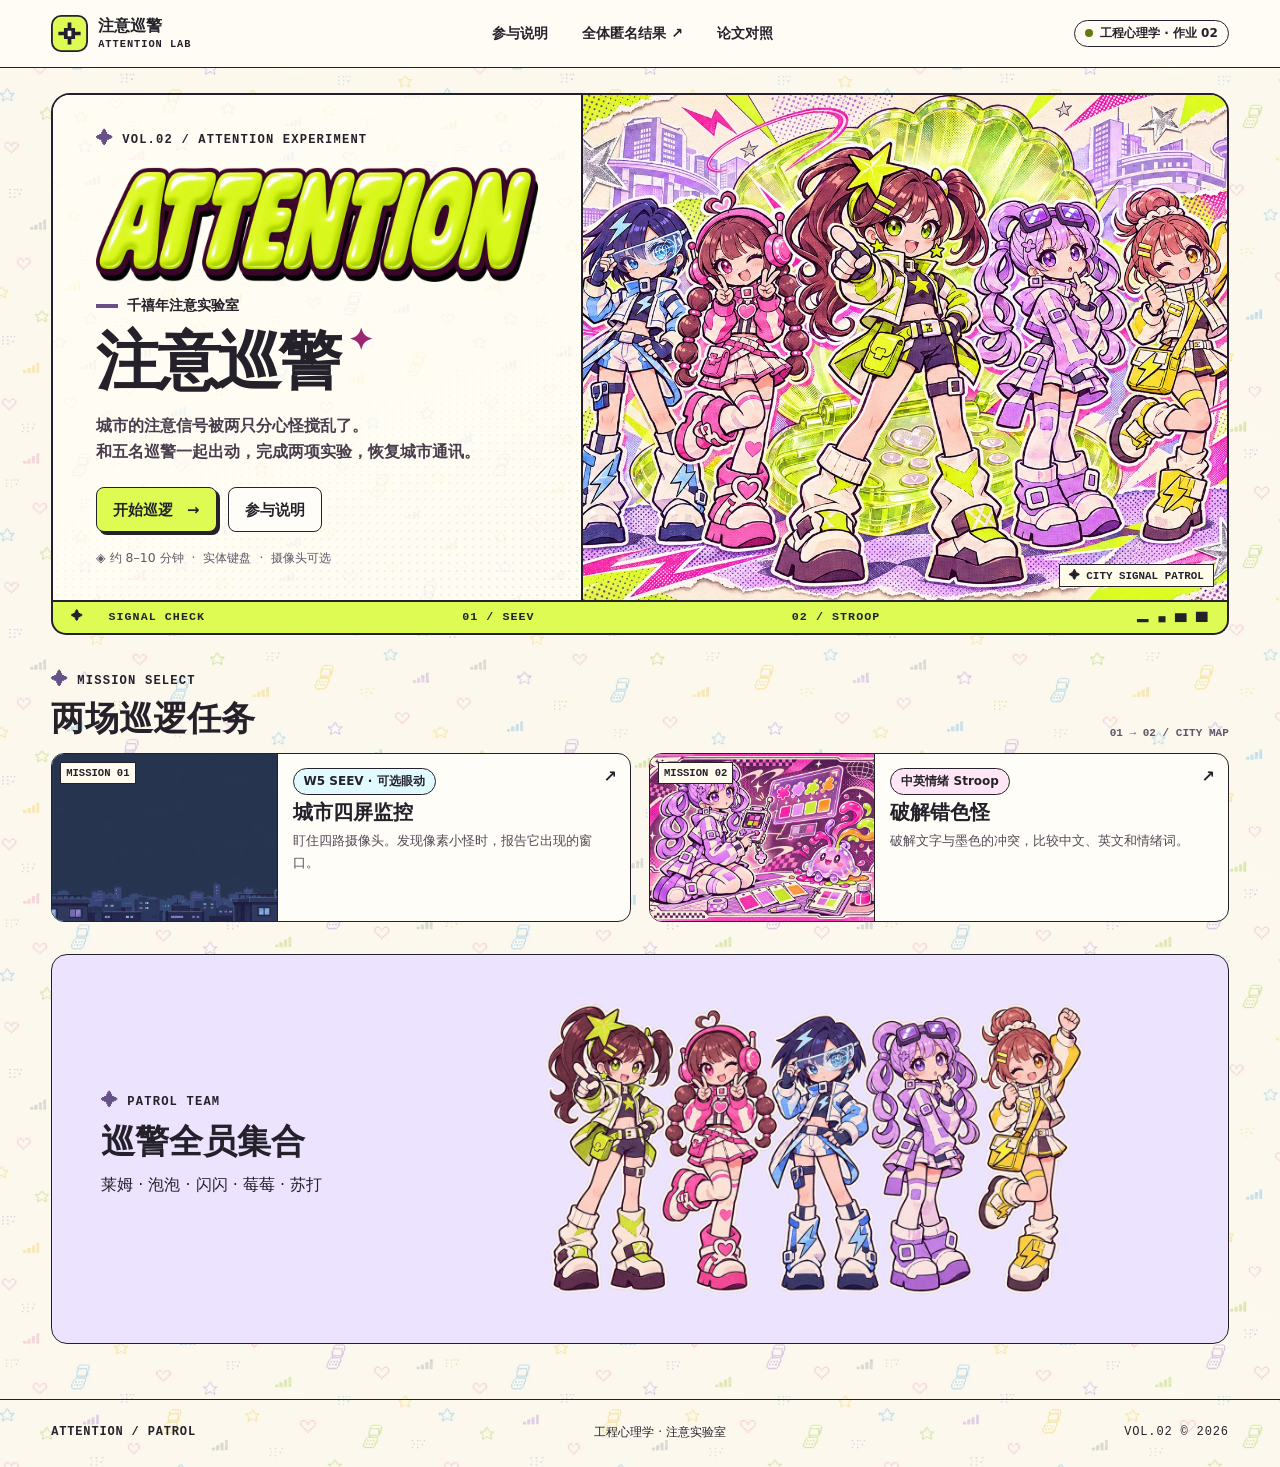
<file: index.html>
<!doctype html>
<html lang="zh-CN">
<head>
  <meta charset="utf-8">
  <meta name="viewport" content="width=device-width, initial-scale=1">
  <meta name="theme-color" content="#f9f6ef">
  <meta name="description" content="注意巡警是工程心理学课程的双任务注意实验，包含城市四屏监控与中英情绪 Stroop。">
  <title>ATTENTION · 注意巡警</title>
  <link rel="icon" href="./assets/badge.svg" type="image/svg+xml">
  <link rel="stylesheet" href="./style.css">
  <script defer src="./js/config.js"></script>
  <script defer src="./js/design.js"></script>
  <script defer src="./js/data.js"></script>
  <script defer src="./js/stats.js"></script>
  <script defer src="./js/gaze.js"></script>
  <script defer src="./js/runner.js"></script>
  <script defer src="./js/results.js"></script>
  <style>
    .analysis-report .report-nav { flex-wrap: wrap; margin-top: 14px; }
    .analysis-report .report-nav a { color: var(--ink); font-weight: 700; }
    .analysis-report .summary { display: grid; grid-template-columns: repeat(3, minmax(0, 1fr)); gap: 10px; }
    .analysis-report .card { padding: 12px; border: 1px solid var(--line); border-radius: 9px; background: var(--card); }
    .analysis-report .card strong { display: block; font-size: 1.35rem; }
    .analysis-report .meta, .analysis-report .small, .analysis-report figcaption small { color: var(--muted); font-size: .89rem; }
    .analysis-report .number { display: inline-grid; place-items: center; width: 1.7em; height: 1.5em; margin-right: 8px; border-radius: 6px; background: var(--lime); font-size: .8em; }
    .analysis-report .callout { padding: 10px 13px; border-left: 4px solid #81a13c; background: #f1f6de; }
    .analysis-report table { font-variant-numeric: tabular-nums; }
    .analysis-report caption { padding: 6px 0; text-align: left; font-weight: 750; }
    .analysis-report th, .analysis-report td { white-space: nowrap; text-align: right; }
    .analysis-report th:first-child { text-align: left; }
    .analysis-report .figure { margin: 14px 0 0; padding: 10px 13px; border: 1px solid #d3d9e3; border-radius: 10px; background: #fbfcff; }
    .analysis-report figcaption { font-weight: 700; }
    .analysis-report figcaption small { display: block; font-weight: 400; }
    .analysis-report .chart-wrap { overflow-x: auto; }
    .analysis-report .chart-wrap svg { display: block; width: 100%; min-width: 435px; height: auto; }
    .analysis-report .svg-tick, .analysis-report .svg-label { fill: #37445b; font-size: 13px; }
    .analysis-report .svg-label { font-weight: 650; }
    .analysis-report .svg-grid { stroke: #d8e1ee; }
    .analysis-report .svg-zero { stroke: #56657b; stroke-width: 1.5; stroke-dasharray: 4 3; }
    .analysis-report .svg-ci { stroke: #456aab; stroke-width: 2; fill: none; }
    .analysis-report .svg-point { fill: #264f91; stroke: white; stroke-width: 1.5; }
    .analysis-report .compare article + article { border-top: 1px solid #d3d9e3; margin-top: 15px; }
    @media (max-width: 620px) {
      .analysis-report .summary { gap: 6px; }
      .analysis-report .card { padding: 7px; font-size: .77rem; }
      .analysis-report .card strong { font-size: 1.15rem; }
    }
  </style>
</head>
<body>
  <a class="skip" href="#main">跳到正文</a>
  <header class="site-head">
    <div class="head-inner">
      <button class="brand" type="button" data-action="home">
        <img src="./assets/badge.svg" alt="" width="37" height="37">
        <span>注意巡警 <small>ATTENTION LAB</small></span>
      </button>
      <nav aria-label="主要导航">
        <button class="nav-link" type="button" data-action="about">参与说明</button>
        <button class="nav-link" type="button" data-action="group">全体匿名结果 <span aria-hidden="true">↗</span></button>
        <button class="nav-link" type="button" data-action="analysis">论文对照</button>
      </nav>
      <span class="head-tag"><i></i> 工程心理学 · 作业 02</span>
    </div>
  </header>
  <main id="main" tabindex="-1"><p>正在打开注意巡警……</p></main>
  <footer class="site-footer"><div><strong>ATTENTION / PATROL</strong><span>工程心理学 · 注意实验室</span><span>VOL.02 © 2026</span></div></footer>
  <template id="analysis-template">
    <div class="analysis-report" id="analysis">
      <section class="panel">
        <span class="eyebrow">ATTENTION V2 · 工程心理学作业二</span>
        <h1>实验结果与原论文对照</h1>
        <p>城市四屏监控（SEEV）与中英情绪 Stroop</p>
        <p class="meta">公开数据快照 · 2026-11-09 02:33（北京时间） · 协议 patrol-2.0.0</p>
      </section>
      <nav class="report-nav" aria-label="结果目录"><a href="#analysis-seev">四屏监控</a><a href="#analysis-stroop">Stroop</a><a href="#analysis-papers">原论文对照</a><a href="#analysis-method">数据与算法</a></nav>
      <div class="summary" aria-label="样本概览">
        <div class="card"><strong>5 人</strong><span>SEEV · 200 条正式记录</span></div>
        <div class="card"><strong>5 人</strong><span>Stroop · 150 条正式记录</span></div>
        <div class="card"><strong>0 人</strong><span>SEEV · 达标眼动</span></div>
      </div>

      <section id="analysis-seev" class="panel" aria-labelledby="analysis-seev-title">
        <h2 id="analysis-seev-title"><span class="number">1</span>四屏监控</h2>
        <p>比较高优先级窗口采用相邻布局与交错布局时的报告表现。未正确报告包括超时漏报和按错窗口，差值统一为<strong>相邻减交错</strong>。</p>
        <p class="callout">高优先级异常的未正确报告率由 <strong>2.0%</strong>（交错）到 <strong>6.0%</strong>（相邻），平均差 <strong>+4.0 个百分点</strong>。两组高优先级异常均无漏报，这一差值来自错报。正确反应时平均差为 -6.0 毫秒，置信区间较宽。</p>
        <div class="table-wrap" tabindex="0" role="region" aria-label="各布局与优先级的表现"><table><caption>各布局与优先级的表现</caption><thead><tr><th scope="col">条件</th><th scope="col">有效异常</th><th scope="col">正确</th><th scope="col">漏报</th><th scope="col">错报</th><th scope="col">未正确报告率</th><th scope="col">正确 RT（ms）</th><th scope="col">RT 人数</th></tr></thead><tbody><tr><th scope="row">交错 · 高优先级</th><td>50</td><td>49</td><td>0</td><td>1</td><td>2.0%</td><td>644.2</td><td>5</td></tr><tr><th scope="row">交错 · 普通</th><td>50</td><td>47</td><td>1</td><td>2</td><td>6.0%</td><td>721.2</td><td>5</td></tr><tr><th scope="row">相邻 · 高优先级</th><td>50</td><td>47</td><td>0</td><td>3</td><td>6.0%</td><td>638.2</td><td>5</td></tr><tr><th scope="row">相邻 · 普通</th><td>50</td><td>45</td><td>2</td><td>3</td><td>10.0%</td><td>614.8</td><td>5</td></tr></tbody></table></div>
        <p class="small">有效空窗区段中，交错布局共 15 次误报，相邻布局共 7 次。空窗误报与异常错报分别计数。正式记录中未见眼动模式试次。达标眼动人数为 0，两布局眼动配对人数为 0。</p>
        <div class="table-wrap" tabindex="0" role="region" aria-label="布局与优先级的配对效应"><table><caption>布局与优先级的配对效应</caption><thead><tr><th scope="col">指标</th><th scope="col">配对人数</th><th scope="col">平均差</th><th scope="col">单位</th><th scope="col">差值 SD</th><th scope="col">95% CI</th><th scope="col">Cohen’s d<sub>z</sub></th></tr></thead><tbody><tr><th scope="row">未正确报告率</th><td>5</td><td>+4.0</td><td>百分点</td><td>11.4</td><td>-10.2 至 +18.2</td><td>+0.35</td></tr><tr><th scope="row">漏报率</th><td>5</td><td>0.0</td><td>百分点</td><td>0.0</td><td>—</td><td>—</td></tr><tr><th scope="row">错报率</th><td>5</td><td>+4.0</td><td>百分点</td><td>11.4</td><td>-10.2 至 +18.2</td><td>+0.35</td></tr><tr><th scope="row">正确反应时</th><td>5</td><td>-6.0</td><td>ms</td><td>91.9</td><td>-120.1 至 +108.1</td><td>-0.07</td></tr><tr><th scope="row">布局内优先级反应时差距（交错 − 相邻）</th><td>5</td><td>+84.5</td><td>ms</td><td>46.1</td><td>+27.2 至 +141.8</td><td>+1.83</td></tr><tr><th scope="row">高优先窗口注视比例</th><td>0</td><td>—</td><td>百分点</td><td>—</td><td>—</td><td>—</td></tr></tbody></table></div>
        <p>每人先对各布局中普通与高优先窗口的正确平均反应时之差取绝对值。交错布局的平均差距为 140.3 ms，相邻为 55.8 ms，平均配对差为 +84.5 ms，方向与预期相反。该对比按探索性分析解读。</p>
        <figure class="figure"><figcaption>主要行为效应 · 未正确报告率<small>圆点是平均配对差，横线是 95% 置信区间。</small></figcaption>
        <div class="chart-wrap"><svg viewBox="0 0 710 124" role="img" aria-labelledby="seev-forest-title">
        <title id="seev-forest-title">主要行为效应 · 未正确报告率（百分点）</title><line class="svg-grid" x1="130" x2="130" y1="14" y2="72"/><line class="svg-grid" x1="268" x2="268" y1="14" y2="72"/><line class="svg-zero" x1="406" x2="406" y1="14" y2="72"/><line class="svg-grid" x1="544" x2="544" y1="14" y2="72"/><line class="svg-grid" x1="682" x2="682" y1="14" y2="72"/><text class="svg-label" x="4" y="45">相邻 − 交错</text><line class="svg-ci" x1="265.8313681788438" x2="656.5686318211563" y1="40" y2="40"/>
          <path class="svg-ci" d="M265.8313681788438 35v10 M656.5686318211563 35v10"/><circle class="svg-point" cx="461.2" cy="40" r="6"/><text class="svg-tick" x="130" y="96" text-anchor="middle">−20</text><text class="svg-tick" x="268" y="96" text-anchor="middle">−10</text><text class="svg-tick" x="406" y="96" text-anchor="middle">0</text><text class="svg-tick" x="544" y="96" text-anchor="middle">+10</text><text class="svg-tick" x="682" y="96" text-anchor="middle">+20</text>
        <text class="svg-tick" x="406" y="118" text-anchor="middle">效应差（百分点）</text>
        </svg></div></figure>
      </section>

      <section id="analysis-stroop" class="panel" aria-labelledby="analysis-stroop-title">
        <h2 id="analysis-stroop-title"><span class="number">2</span>中英情绪 Stroop</h2>
        <p class="callout">中文和英文的干扰平均差分别为 <strong>+63.4 ms</strong> 和 <strong>+141.7 ms</strong>。情绪词与中性词的平均差为 <strong>+4.3 ms</strong>。三个估计的 95% 置信区间均跨过零。</p>
        <div class="table-wrap" tabindex="0" role="region" aria-label="各条件的表现"><table><caption>各条件的表现</caption><thead><tr><th scope="col">条件</th><th scope="col">有效试次</th><th scope="col">正确试次</th><th scope="col">正确率</th><th scope="col">正确 RT（ms）</th><th scope="col">RT 人数</th></tr></thead><tbody><tr><th scope="row">中文 · 一致</th><td>25</td><td>20</td><td>80.0%</td><td>806.0</td><td>5</td></tr><tr><th scope="row">中文 · 不一致</th><td>25</td><td>23</td><td>92.0%</td><td>869.4</td><td>5</td></tr><tr><th scope="row">英文 · 一致</th><td>25</td><td>19</td><td>76.0%</td><td>656.0</td><td>4</td></tr><tr><th scope="row">英文 · 不一致</th><td>25</td><td>24</td><td>96.0%</td><td>937.6</td><td>5</td></tr><tr><th scope="row">情绪 · 中性词</th><td>25</td><td>24</td><td>96.0%</td><td>750.0</td><td>5</td></tr><tr><th scope="row">情绪 · 负性词</th><td>25</td><td>25</td><td>100.0%</td><td>754.4</td><td>5</td></tr></tbody></table></div>
        <p class="small">英文一致条件中有 1 人没有正确试次，因此英文干扰和中文减英文的反应时差均使用 4 个配对。该参与者的有效试次仍计入正确率。条件均值可以来自不同人数，配对效应按同一参与者的条件差计算。</p>
        <div class="table-wrap" tabindex="0" role="region" aria-label="反应时配对效应"><table><caption>反应时配对效应</caption><thead><tr><th scope="col">指标</th><th scope="col">配对人数</th><th scope="col">平均差</th><th scope="col">单位</th><th scope="col">差值 SD</th><th scope="col">95% CI</th><th scope="col">Cohen’s d<sub>z</sub></th></tr></thead><tbody><tr><th scope="row">中文 · 不一致 − 一致</th><td>5</td><td>+63.4</td><td>ms</td><td>211.9</td><td>-199.8 至 +326.5</td><td>+0.30</td></tr><tr><th scope="row">英文 · 不一致 − 一致</th><td>4</td><td>+141.7</td><td>ms</td><td>217.5</td><td>-204.4 至 +487.9</td><td>+0.65</td></tr><tr><th scope="row">情绪 · 负性 − 中性</th><td>5</td><td>+4.3</td><td>ms</td><td>86.5</td><td>-103.0 至 +111.7</td><td>+0.05</td></tr><tr><th scope="row">中文干扰 − 英文干扰</th><td>4</td><td>-67.8</td><td>ms</td><td>130.3</td><td>-275.2 至 +139.5</td><td>-0.52</td></tr></tbody></table></div>
        <figure class="figure"><figcaption>Stroop 反应时差<small>圆点是平均配对差，横线是 95% 置信区间。</small></figcaption>
        <div class="chart-wrap"><svg viewBox="0 0 710 250" role="img" aria-labelledby="stroop-forest-title">
        <title id="stroop-forest-title">Stroop 反应时差（毫秒）</title><line class="svg-grid" x1="130" x2="130" y1="14" y2="198"/><line class="svg-grid" x1="268" x2="268" y1="14" y2="198"/><line class="svg-zero" x1="406" x2="406" y1="14" y2="198"/><line class="svg-grid" x1="544" x2="544" y1="14" y2="198"/><line class="svg-grid" x1="682" x2="682" y1="14" y2="198"/><text class="svg-label" x="4" y="45">中文干扰</text><line class="svg-ci" x1="295.73421990790496" x2="586.2041800920952" y1="40" y2="40"/>
          <path class="svg-ci" d="M295.73421990790496 35v10 M586.2041800920952 35v10"/><circle class="svg-point" cx="440.9692" cy="40" r="6"/><text class="svg-label" x="4" y="87">英文干扰</text><line class="svg-ci" x1="293.1634781416409" x2="675.3009218583592" y1="82" y2="82"/>
          <path class="svg-ci" d="M293.1634781416409 77v10 M675.3009218583592 77v10"/><circle class="svg-point" cx="484.2322" cy="82" r="6"/><text class="svg-label" x="4" y="129">负性 − 中性</text><line class="svg-ci" x1="349.1208420587759" x2="467.67051794122403" y1="124" y2="124"/>
          <path class="svg-ci" d="M349.1208420587759 119v10 M467.67051794122403 119v10"/><circle class="svg-point" cx="408.39567999999997" cy="124" r="6"/><text class="svg-label" x="4" y="171">中文 − 英文</text><line class="svg-ci" x1="254.0998439103999" x2="483.00755608960014" y1="166" y2="166"/>
          <path class="svg-ci" d="M254.0998439103999 161v10 M483.00755608960014 161v10"/><circle class="svg-point" cx="368.55370000000005" cy="166" r="6"/><text class="svg-tick" x="130" y="222" text-anchor="middle">−500</text><text class="svg-tick" x="268" y="222" text-anchor="middle">−250</text><text class="svg-tick" x="406" y="222" text-anchor="middle">0</text><text class="svg-tick" x="544" y="222" text-anchor="middle">+250</text><text class="svg-tick" x="682" y="222" text-anchor="middle">+500</text>
        <text class="svg-tick" x="406" y="244" text-anchor="middle">效应差（毫秒）</text>
        </svg></div></figure>
      </section>

      <section id="analysis-papers" class="panel compare" aria-labelledby="analysis-papers-title">
        <h2 id="analysis-papers-title"><span class="number">3</span>与原论文对照</h2>
        <article><h3>SEEV · Horrey、Wickens 与 Consalus（2006）</h3>
        <p>原研究在驾驶模拟中操纵驾驶任务和车载任务的优先级。实验一中，道路优先与车载任务优先时，注视外部道路的时间占比约为 73% 和 49%。车载任务优先时，其反应时约为 0.76 秒，道路优先时约为 1.70 秒。本作业固定每段两扇高优先窗口，操纵的是它们的空间排列，主要指标是未正确报告率。样本中的相邻布局未正确报告率高出 4.0 个百分点，且暂无眼动配对，因此目前无法直接检验原研究中优先级改变注视分配的结果。<a href="https://pubmed.ncbi.nlm.nih.gov/16802889/">原论文摘要</a> · <a href="https://citeseerx.ist.psu.edu/document?doi=5656c59050de9d92ea12f8fd558423a1dbd59df6&amp;repid=rep1&amp;type=pdf">原论文表 1 与实验一结果</a></p></article>
        <article><h3>经典色词干扰 · Stroop（1935）</h3>
        <p>原研究的实验二中，口头报告 100 个不一致色词的墨色，比报告 100 个彩色方块多用 47.0 秒。这里中文和英文的平均差也都朝不一致条件更慢的方向。原研究用彩色方块作基线并记录整表口头作答时间，本作业用一致色词作基线并记录逐题键盘反应，效应量级需按各自任务理解。<a href="https://psychclassics.yorku.ca/Stroop/">原文实验二</a></p></article>
        <article><h3>中英双语 Stroop · Coderre 等（2013）</h3>
        <p>原研究的实验三测试了 22 名普通话为第一语言、英语为第二语言的双语者。以不一致减中性控制计，中文在词与颜色同时出现时的干扰为 40 ms，英语在词先出现 200 ms 时报告了 30 ms 的干扰。两项数字对应不同的呈现时序。本作业采用同时呈现和一致色词基线。在四个有效配对中，中文干扰减英文干扰为 -67.8 ms（95% CI -275.2 至 +139.5 ms），样本和区间都不足以判断语言间差异是否稳定。<a href="https://doi.org/10.1017/S1366728912000405">原论文实验三</a></p></article>
        <article><h3>情绪词 · Algom、Chajut 与 Lev（2004）</h3>
        <p>原研究报告情绪词能拖慢多种任务，但在情绪词和中性词混合于同一组时未观察到这种延迟。本作业也把两类词混在同一模块，样本平均差为 +4.3 ms（双侧配对检验 p = 0.916），描述上接近该研究的混合呈现结果。置信区间较宽，仍不足以确认效应为零。<a href="https://pubmed.ncbi.nlm.nih.gov/15355142/">原论文摘要</a></p></article>
      </section>

      <section id="analysis-method" class="panel" aria-labelledby="analysis-method-title">
        <h2 id="analysis-method-title"><span class="number">4</span>数据与算法</h2>
        <p>数据来自 ATTENTION V2 实验站配置的公开匿名接口。每项实验独立按匿名编号去重，保留 patrol-2.0.0 的正式记录并校验试次总数、序号及条件数量。SEEV 纳入 200/200 条有效试次，Stroop 纳入 150/150 条有效试次。页面使用固定快照，展示汇总数据。<a href="https://qiu-zf.github.io/qiuzhaofeng_attention/">实验站</a></p>
        <p>先按参与者计算各条件的正确率和正确反应时均值，再对参与者等权平均。比较条件时，先为同一参与者求差，再汇总均值、样本标准差和配对 95% t 置信区间。Cohen’s d<sub>z</sub> 为配对均值差除以配对差的样本标准差。差值无变异或无有效配对时，相关统计量以「—」表示。RT 指反应时，单位 ms。</p>
        <p>两项实验分别有 5 个不同的匿名编号。若需确认均为他人作答，须结合招募记录。Stroop 每条件 5 次，低于作业说明的每条件 10 次，配对人数也有限，因此这里的估计作为小样本描述解读。无眼动配对时无法检验凝视分布。</p>
        <p class="small">公开接口 · <a href="https://attention-lab-production.up.railway.app/api/hw2/data?project=ELX893&amp;experiment=seev_city_monitor">SEEV</a> · <a href="https://attention-lab-production.up.railway.app/api/hw2/data?project=EVE2EL&amp;experiment=stroop_v2">Stroop</a></p>
      </section>
    </div>
  </template>
  <noscript>请启用 JavaScript 以打开实验。</noscript>
  <script>
    // 在依赖脚本执行后启动，使发布版可以只替换 index.html。
    document.addEventListener('DOMContentLoaded', () => {
      (() => {
        const Lab = window.Patrol;
        const { data, config, gaze, results, escape: esc } = Lab;
        const main = document.getElementById('main');
        const tasks = {
          seev: { num: '01', title: '城市四屏监控', name: 'W5 SEEV · 可选眼动', color: 'ice', art: 'city-v2',
            description: '盯住四路摄像头。发现像素小怪时，报告它出现的窗口。', alt: '蓝灰色像素城市的静态摄像头画面' },
          stroop: { num: '02', title: '破解错色怪', name: '中英情绪 Stroop', color: 'pink',
            description: '破解文字与墨色的冲突，比较中文、英文和情绪词。', alt: '莓莓用色卡追踪释放彩墨的错色怪' }
        };
        let session = data.load();
        let prep = null;
        let calibratedSize = '';
        let scene = 0;
        let running = false;
        const busyUploads = new Set();
        const busyChecks = new Set();
        const btn = (action, label, cls = 'primary', extra = '') => `<button type="button" class="${cls}" data-action="${action}" ${extra}>${label}</button>`;
        const flag = label => `<span class="eyebrow"><span aria-hidden="true">✦</span> ${label}</span>`;
        const asset = (name, alt = '') => `<img src="./assets/${name}.webp" alt="${alt}">`;
        const panel = (kicker,title,body) => `<section class="panel">${flag(kicker)}<h1>${title}</h1>${body}</section>`;
        const taskAttr = kind => `data-kind="${kind}"`;
        const complete = kind => session?.runs[kind]?.status === 'complete';
        const steps = step => `<div class="steps" aria-label="参与步骤">${['知情同意','匿名编号','任务主界面'].map((s,i) => `<span ${step===i+1?'aria-current="step"':''}>0${i+1} <b>${s}</b></span>`).join('')}</div>`;
        const keys = kind => kind === 'seev' ?
          Lab.monitorKeys.map((key, i) => `<span><kbd>${key}</kbd> ${Lab.monitorNames[i]}</span>`).join('') :
          Lab.colors.map(c => `<span><i class="ink-dot" style="background:${c.hex}" aria-hidden="true"></i>${c.label}<kbd>${c.key.toUpperCase()}</kbd></span>`).join('');
        const hasRows = () => Object.values(session.runs).some(run => run.trials.length > 0);
        function setPage(name, html, quiet = false) {
          document.body.dataset.page = name;
          scene++;
          document.body.classList.toggle('quiet', quiet);
          main.className = quiet ? 'quiet-main' : 'site-main';
          main.innerHTML = (!quiet && config.test ? '<div class="test-banner">测试模式 · 记录使用 test_ 实验名</div>' : '') + html;
          window.scrollTo(0,0);
          main.focus({ preventScroll: true });
          return scene;
        }
        function card(kind, interactive) {
          const task = tasks[kind];
          const run = session?.runs[kind];
          const locked = kind === 'stroop' && !complete('seev');
          const tag = interactive ? complete(kind) ? '已完成' : locked ? '待解锁' : run ? '进行中' : '可开始' : task.name;
          return `<article class="mission ${task.color}"><div class="mission-art">${asset(task.art || kind,task.alt)}<span class="mission-no">MISSION ${task.num}</span></div>
            <div class="mission-content"><div><span class="chip">${tag}</span><h3>${task.title}</h3><p>${task.description}</p></div>
            ${interactive ? locked ? '<span class="lock">完成任务 01 后解锁</span>' :
              btn('mission',complete(kind)?'查看结果 ↗':run?'继续任务 →':'进入任务 →','secondary small',taskAttr(kind)) : '<span class="card-arrow" aria-hidden="true">↗</span>'}</div></article>`;
        }
        function home() {
          gaze.stop();
          setPage('home', `<section class="hero">
            <div class="hero-copy">${flag('VOL.02 / ATTENTION EXPERIMENT')}
              <h1 class="wordmark">${asset('wordmark','ATTENTION')}</h1>
              <p class="hero-kicker"><span></span> 千禧年注意实验室</p>
              <h2>注意巡警<span>✦</span></h2>
              <p class="hero-text">城市的注意信号被两只分心怪搅乱了。<br>和五名巡警一起出动，完成两项实验，恢复城市通讯。</p>
              <div class="actions">${btn('start',session?'继续巡逻 <span>→</span>':'开始巡逻 <span>→</span>')}${btn('about','参与说明','secondary')}</div>
              <p class="hero-meta">◈ 约 8–10 分钟 <span>·</span> 实体键盘 <span>·</span> 摄像头可选</p>
            </div>
            <div class="hero-art">${asset('hero','莱姆、泡泡、闪闪、莓莓和苏打围着复古通讯器集结')}<span class="art-label">✦ CITY SIGNAL PATROL</span></div>
            </section><div class="signal-strip"><span>✦ &nbsp; SIGNAL CHECK</span><span>01 / SEEV</span><span>02 / STROOP</span><span>▂ ▄ ▆ ▇</span></div>
            <section class="home-missions" aria-labelledby="mission-title"><div class="section-head"><div>${flag('MISSION SELECT')}<h2 id="mission-title">两场巡逻任务</h2></div><span class="section-meta">01 → 02 / CITY MAP</span></div>
            <div class="mission-grid">${card('seev',false)}${card('stroop',false)}</div></section>
            <section class="team panel"><div>${flag('PATROL TEAM')}<h2>巡警全员集合</h2><p>莱姆 · 泡泡 · 闪闪 · 莓莓 · 苏打</p></div>${asset('team','从左到右为戴星形发夹的莱姆、戴粉色耳机的泡泡、戴蓝色雷达镜的闪闪、戴紫色方镜的莓莓和背着闪电工具包的苏打')}</section>`);
        }
        function consent(info = false) {
          gaze.stop();
          prep = null;
          setPage('consent', steps(1) + panel('01 / CONSENT','参与说明与知情同意', `<p class="lede">这是工程心理学课程的注意实验，观察监控布局、色词一致性及词语情绪与作答表现的关系。</p>
            <ul class="rules"><li><strong>参与内容</strong>　四屏监控 40 次正式异常、中英情绪 Stroop 30 个正式试次，另有短练习和组间休息。练习仅提供即时反馈。情绪模块包含如「担心」一类的负性词。</li>
            <li><strong>自愿参加</strong>　你可在任一休息页离开，答题时按 Esc 可暂停。已完成并确认上传的记录由课程后台保存。未完成的实验可下载本机记录。</li>
            <li><strong>匿名数据</strong>　使用匿名编号。完整任务的条件、按键、反应时、正确性与可选眼动区域摘要提交到课程服务器，用于课程分析和全体匿名结果。</li>
            <li><strong>摄像头可选</strong>　启用前会单独征求同意。画面和原始视线坐标只在当前设备处理，离开四屏监控时关闭摄像头。</li></ul>
            <div class="notice">请用带实体键盘的电脑，保持页面前台并尽量减少通知和打扰。</div>
            ${info && session ? `<div class="actions">${btn('lobby','返回任务主界面 →')}${btn('home','返回首页','secondary')}</div>` :
            `<form id="consent-form"><label class="check"><input type="checkbox" required> 我已阅读上述说明，自愿参与并同意按说明使用匿名数据。</label><div class="actions"><button class="primary">同意并继续 →</button>${btn('home','返回首页','secondary')}</div></form>`}`));
        }
        function participant() {
          setPage('participant', steps(2) + panel('02 / PATROL ID','填写匿名编号', `<p class="lede">若邀请者已分配编号，请填写该编号。两项实验沿用同一个编号。</p>
            <form id="id-form"><label class="field">参与编号<input id="participant-id" maxlength="20" pattern="[A-Za-z0-9]{3,20}" required autocomplete="off" placeholder="例如 P005"></label>
            <p class="muted">3–20 位字母或数字。请使用分配编号或随机编号。</p>
            <div class="actions"><button class="primary">确认并进入 →</button>${btn('random','生成随机编号','secondary')}${btn('about','返回说明','plain')}</div></form>`));
        }
        function lobby() {
          gaze.stop();
          if (!session) return consent();
          prep = null;
          const hasRuns = hasRows();
          setPage('lobby', steps(3) + `<section class="section-head"><div>${flag('03 / MISSION SELECT')}<h1>巡逻任务台</h1><p>莱姆发来简报。城市通讯的两段信号需要依次恢复。</p></div><span class="chip">编号 ${esc(session.participant)}</span></section>
            <div class="mission-grid">${card('seev',true)}${card('stroop',true)}</div><div class="actions">
            ${complete('stroop') ? btn('finish','查看最终记录 →') : ''}
            ${hasRuns ? btn('export-json','下载本机 JSON','secondary') + btn('export-csv','下载本机 CSV','secondary') : ''}
            ${btn('reset','更换参与者','plain')}</div>`);
        }
        function briefing(kind) {
          if (complete(kind)) return showResult(kind);
          if (kind === 'stroop' && !complete('seev')) return lobby();
          gaze.stop();
          const task = tasks[kind];
          const run = session.runs[kind];
          const detail = kind === 'seev' ?
            '<p>同时监看四屏。小怪出现时，立即按对应的数字键。空窗按键算误报。<strong>高优先级窗口漏报的代价更高</strong>，也请留意普通窗口。</p><p>先做 5 次短练习，再完成两段正式监控。每段约 56 秒，中间可以休息。</p>' :
            '<p>先看中央十字。文字出现后，请判断<strong>字实际呈现的颜色</strong>。例如，<strong style="color:#2459bd">红</strong>实际是蓝色，按 G。色块和键位会一直显示在刺激区下方。</p><p>中文、英文和情绪模块各有 4 道短练习及 10 道正式题。</p>';
          const camera = kind === 'seev' ? `<div class="notice"><strong>可选摄像头眼动</strong><p>估计你在四个屏幕区域的注视。启用后会先校准和验证。你也可直接用按键完成。</p></div>
            <label class="check"><input type="checkbox" id="eye-consent"> 我同意开启摄像头，画面在本机处理，并提交匿名四区域摘要。</label>` :
            (!run ? '<label class="field">英语颜色词熟悉程度（选填）<select id="english"><option value="">跳过</option><option value="low">较不熟悉</option><option value="medium">一般</option><option value="high">熟悉</option></select></label>' : '');
          const keyboard = btn('keyboard',run?'继续按键作答 →':kind==='seev'?'使用按键版 →':'开始练习 →','primary',taskAttr(kind));
          setPage('briefing', `<section class="panel briefing"><div>${flag('MISSION ' + task.num + ' / BRIEFING')}<h1>${task.title}</h1><p class="lede">${task.name}</p>${detail}
            <div class="keyline">${keys(kind)}</div>${camera}
            <div class="actions">${keyboard}${kind === 'seev' ? btn('camera','开启摄像头并校准','secondary',taskAttr(kind)+' disabled id="eye-start"') : ''}${btn('lobby','返回任务台','plain')}</div>
            <p id="camera-status" role="status" class="muted"></p></div><figure>${asset(task.art || kind,task.alt)}${kind === 'seev' ? asset('ghost-v2','青柠色像素小怪') : asset('monsters','闪点怪与错色怪贴纸')}</figure></section>`);
        }
        function enter(kind, eyes) {
          if (!eyes) gaze.stop();
          prep = { kind, practiced: new Set(), familiarity: document.getElementById('english')?.value || null };
          const next = progress(kind);
          if (!next) return finishRun(kind);
          if (next.offset || (kind === 'seev' && next.i > 0)) return between(kind);
          playPractice(kind);
        }
        const sleep = ms => new Promise(resolve => setTimeout(resolve,ms));
        function arenaShell(title, note, kind, high = []) {
          const cams = Lab.monitorKeys.map((key,i) => `<div class="cam">
            <div class="cam-top"><span>CAM 0${key}</span><span class="priority">${high.includes(i+1) ? '高优先' : '普通'}</span></div>
            <div class="cam-picture"><img class="cam-city" src="./assets/city-v2.webp" alt="">
            <img class="cam-ghost" src="./assets/ghost-v2.webp" alt="异常" hidden></div></div>`).join('');
          const body = kind === 'seev' ? `<div class="monitor-grid">${cams}</div><div id="cal-layer"></div>` : '';
          return `<section class="experiment"><div class="experiment-head"><strong>${title}</strong><span>${note}</span></div>
            <div id="arena" class="arena ${kind === 'seev' ? 'monitor' : 'stroop-arena'}" aria-label="刺激区域">${body}</div></section>`;
        }
        async function calibrate() {
          const status = document.getElementById('camera-status');
          const button = document.getElementById('eye-start');
          button.disabled = true;
          status.textContent = '正在等待浏览器授权及模型启动……';
          const entered = scene;
          try {
            await gaze.start();
          } catch (error) {
            if (scene === entered) {
              const mediaErrors = {
                NotAllowedError: '摄像头授权被拒绝。可在浏览器设置中重试，或继续按键版。',
                NotFoundError: '没有找到可用摄像头。可以继续按键版。',
                NotReadableError: '摄像头暂时无法读取。请检查是否被占用，或继续按键版。'
              };
              status.textContent = mediaErrors[error.name] || error.message || '摄像头启动失败。可重试或使用按键版。';
              button.disabled = !document.getElementById('eye-consent').checked;
            }
            return;
          }
          if (scene !== entered) return;
          const page = setPage('calibrate', arenaShell('眼动校准','保持头部稳定，每个点注视并点击 5 次','seev') +
            `<div class="experiment-foot" id="calibration-actions">${btn('brief-seev','返回任务简报','secondary small')}${btn('keyboard','继续按键版','secondary small',taskAttr('seev'))}</div>`, true);
          const arena = document.getElementById('arena');
          const layer = document.getElementById('cal-layer');
          const training = [16,50,84].flatMap(y => [13,50,87].map(x => [x,y]));
          for (const [x,y] of training) {
            if (page !== scene) return;
            await new Promise(resolve => {
              const dot = document.createElement('button');
              dot.type = 'button';
              dot.className = 'cal-dot';
              dot.style.left = x + '%';
              dot.style.top = y + '%';
              dot.textContent = '5';
              dot.setAttribute('aria-label','凝视并点击校准点 5 次');
              layer.replaceChildren(dot);
              let count = 0;
              let last = 0;
              const check = setInterval(() => { if (page !== scene) { clearInterval(check); resolve(); } }, 200);
              dot.onclick = () => {
                if (performance.now() - last < 180) return;
                last = performance.now();
                const rect = dot.getBoundingClientRect();
                gaze.train(rect.left+rect.width/2,rect.top+rect.height/2);
                dot.textContent = 5 - ++count;
                if (count === 5) { clearInterval(check); resolve(); }
              };
            });
          }
          if (page !== scene) return;
          layer.replaceChildren();
          const head = document.querySelector('.experiment-head');
          head.firstElementChild.textContent = '独立验证';
          head.lastElementChild.textContent = '只注视圆点，无需点击';
          const pictures = [...arena.querySelectorAll('.cam-picture')];
          const scores = [];
          const size = [innerWidth,innerHeight].join(',');
          for (const [q,picture] of pictures.entries()) {
            if (page !== scene) return;
            const rects = pictures.map(p => p.getBoundingClientRect());
            const { left, top, width, height } = picture.getBoundingClientRect();
            const bounds = layer.getBoundingClientRect();
            const x = left + width/2 - bounds.left;
            const y = top + height/2 - bounds.top;
            layer.innerHTML = `<span class="cal-dot" style="left:${x}px;top:${y}px"></span>`;
            let n = 0, hit = 0;
            const at = performance.now();
            gaze.listen((point,t) => {
              if (t - at < 500 || !point || document.hidden) return;
              n++;
              hit += Number(gaze.region(point, rects) === q);
            });
            await sleep(1900);
            if (page !== scene) return;
            gaze.listen(null);
            scores.push(n >= 10 && hit / n >= .60);
          }
          if (page !== scene) return;
          const passed = scores.filter(Boolean).length;
          if (passed === 4 && size === [innerWidth,innerHeight].join(',')) {
            calibratedSize = size;
            return enter('seev',true);
          }
          gaze.stop();
          setPage('eye-failed',panel('EYE TRACKING','四区域验证未通过',`<p>本次有 ${passed} / 4 个区域达到阈值。你可以调整光线或坐姿后重试，也可以继续按键版。</p>
            <div class="actions">${btn('brief-seev','返回并重新校准')}${btn('keyboard','继续按键版','secondary',taskAttr('seev'))}</div>`));
        }

        function progress(kind) {
          const run = session.runs[kind];
          const blocks = Lab.blocks(kind, session.participant);
          const count = run?.trials.length ?? 0;
          let preceding = 0;
          for (const [i,block] of blocks.entries()) {
            if (count < preceding + block.count) return { i, block, offset: count - preceding, total: blocks.length };
            preceding += block.count;
          }
          return null;
        }
        function between(kind, { practiceEnd = false, interrupted = false } = {}) {
          const next = progress(kind);
          if (!next) return finishRun(kind);
          const count = session.runs[kind]?.trials.length ?? 0;
          const requiresPractice = !next.offset && !prep?.practiced.has(next.block.id) && (kind === 'stroop' || next.i === 0);
          const heading = interrupted ? '实验已暂停' : practiceEnd ? '练习结束' : count === 0 ? '准备正式作答' : '巡逻休息站';
          const message = interrupted ? '准备好后可以继续，已保存的正式记录会保留。' :
            practiceEnd ? '接下来进入正式阶段。' : '放松一下眼睛，准备好再继续。';
          setPage('rest',panel('MISSION ' + tasks[kind].num + ' / CHECKPOINT',heading,`
            <p class="lede">${message}</p>
            <p>正式进度 ${count} / ${config.totals[kind]} · 下一组 ${next.i+1} / ${next.total} · ${next.block.name}</p><div class="keyline">${keys(kind)}</div>
            <div class="actions">${btn(requiresPractice?'practice':'play',requiresPractice?'开始本组练习 →':'继续正式作答 →','primary',taskAttr(kind))}
            ${btn('lobby',count?'返回任务台并保留记录':'退出到任务台','secondary')}</div>`));
        }
        function showTask(kind, next, practice) {
          const title = (practice ? '练习' : '正式作答 · 第 ' + (next.i+1) + ' 组') + ' · ' + next.block.name;
          setPage('trial', arenaShell(title,'',kind,next.block.high) +
            `<div class="task-controls"><div class="task-keybar" aria-label="键位提示">${keys(kind)}</div>
            <div class="experiment-foot"><span>Esc 暂停</span><span id="feedback" role="status"></span></div></div>`,true);
          return {
            arena: document.getElementById('arena'),
            counter: document.querySelector('.experiment-head span'),
            feedback: document.getElementById('feedback')
          };
        }
        async function readyMonitor(arena) {
          try {
            await Promise.all([...arena.querySelectorAll('img')].map(img => img.decode()));
            return true;
          } catch {
            return false;
          }
        }
        function monitorAssetError(kind) {
          setPage('rest', panel('CAMERA FEED','监控素材加载失败',
            `<p>返回任务台后可重新进入。</p>${btn('lobby','返回任务台','secondary',taskAttr(kind))}`));
        }
        async function playPractice(kind) {
          if (running) return;
          const next = progress(kind);
          if (!next) return finishRun(kind);
          running = true;
          const { arena, counter, feedback } = showTask(kind,next,true);
          let paused = '';
          try {
            // 练习不创建运行编号、不调用正式入口、不订阅眼动，仅刷新当前提示。
            if (kind === 'seev') {
              counter.textContent = '5 次异常';
              if (!(await readyMonitor(arena))) return monitorAssetError(kind);
              paused = await Lab.runner.practiceMonitor(arena, text => { feedback.textContent = text; });
            } else {
              for (const [i,cue] of Lab.practiceStroop(next.block.id).entries()) {
                counter.textContent = (i+1) + ' / 4';
                const response = await Lab.runner.practiceWord(arena,cue);
                paused = response.paused;
                if (paused) break;
                feedback.textContent = response.feedback;
                await sleep(380);
                feedback.textContent = '';
              }
            }
          } finally {
            running = false;
          }
          if (kind === 'seev' && paused === 'resize') gaze.stop();
          if (!paused) prep.practiced.add(next.block.id);
          between(kind, { practiceEnd: !paused, interrupted: Boolean(paused) });
        }
        async function play(kind) {
          if (running) return;
          const nextBeforeStart = progress(kind);
          if (!nextBeforeStart) return finishRun(kind);
          if (!session.runs[kind]) {
            session.runs[kind] = data.newRun(kind, session);
            if (kind === 'stroop') session.runs[kind].familiarity = prep.familiarity;
            data.save(session);
          }
          const run = session.runs[kind];
          const next = progress(kind);
          if (kind === 'seev' && gaze.active() && calibratedSize !== [innerWidth,innerHeight].join(',')) gaze.stop();
          const { arena, counter } = showTask(kind,next,false);
          const list = Lab.design(kind,session.participant,run.id)[next.i].trials;
          const block = next.i + 1;
          let paused = '';
          running = true;
          try {
            if (kind === 'seev') {
              if (!(await readyMonitor(arena))) return monitorAssetError(kind);
              counter.textContent = next.offset + ' / ' + list.length;
              paused = await Lab.runner.formalMonitor(arena,list.slice(next.offset), row => {
                const index = run.trials.length % list.length;
                data.recordFormal(session,kind,{
                  ...row, high_windows: next.block.high.join(','), planned_onset_ms: index * config.monitor.segment + row.delay
                },block);
                counter.textContent = (index+1) + ' / ' + list.length;
              });
            } else {
              for (let i = next.offset; i < list.length; i++) {
                counter.textContent = (i+1) + ' / ' + list.length;
                if (document.hidden || !document.hasFocus()) { paused = 'hidden'; break; }
                const result = await Lab.runner.formalWord(arena,list[i]);
                if (result.row) data.recordFormal(session,kind,{ ...result.row, english_familiarity: run.familiarity },block);
                paused = result.paused;
                if (paused) break;
                await sleep(210);
              }
            }
          } finally {
            running = false;
          }
          if (kind === 'seev' && paused === 'resize') gaze.stop();
          between(kind, { interrupted: Boolean(paused) });
        }
        function finishRun(kind) {
          const run = session.runs[kind];
          if (!data.validSeries(kind,run.trials,config.test?'test':'formal',true,run.id)) return lobby();
          gaze.stop();
          if (run.status === 'complete') return showResult(kind);
          run.status = 'complete';
          run.completed_at = new Date().toISOString();
          data.save(session);
          showResult(kind);
          if (!config.test) send(kind);
        }
        function showResult(kind) {
          const run = session.runs[kind];
          setPage('result',panel('MISSION ' + tasks[kind].num + ' / REPORT', tasks[kind].name + '结果',`
            <p class="lede">${kind === 'seev' ? '雷达信号已恢复。' : '色彩信号已恢复。'} 下面是你的正式作答记录。</p>
            ${results.status(run)}
            <div class="actions">${kind === 'seev' ? btn('mission','进入任务 02 →','primary',taskAttr('stroop')) : btn('finish','查看最终记录 →')}
            ${btn('export-csv','下载本场 CSV','secondary',taskAttr(kind))}${btn('export-json','下载本场 JSON','secondary',taskAttr(kind))}${btn('lobby','任务台','plain')}</div>
            ${results.person(kind,run)}`));
          updateReceipts();
        }
        function finalPage() {
          if (!complete('stroop')) return lobby();
          setPage('finish',`<section class="panel briefing finale"><div>${flag('MISSION COMPLETE')}<h1>信号恢复<span aria-hidden="true"> ✦</span></h1><p class="lede">两场任务均已完成。通讯器上的城市信号重新亮了起来。</p>
            ${Object.keys(tasks).map(kind => `<h2>${tasks[kind].name}</h2>${results.status(session.runs[kind])}`).join('')}
            <div class="actions">${btn('export-csv','下载本人 CSV')}${btn('export-json','下载本人 JSON','secondary')}${btn('group','查看全体匿名结果','secondary')}${btn('lobby','任务台','plain')}</div>
            </div><figure>${asset('finish','五位巡警围着信号恢复的通讯器庆祝')}</figure></section>`);
          updateReceipts();
        }
        function updateReceipts() {
          for (const node of document.querySelectorAll('[data-receipt]')) {
            const kind = node.dataset.receipt;
            if (!session?.runs[kind]) continue;
            node.outerHTML = results.status(session.runs[kind]);
            if (busyUploads.has(kind)) {
              const receipt = document.querySelector('[data-receipt="' + kind + '"]');
              receipt.querySelector('strong').textContent = '正在提交课程服务器……';
              receipt.querySelector('button')?.setAttribute('disabled','');
            }
          }
        }
        async function send(kind) {
          if (busyUploads.has(kind) || !session) return;
          busyUploads.add(kind);
          try { await data.submit(session,kind,updateReceipts); }
          finally { busyUploads.delete(kind); updateReceipts(); }
        }
        async function verify(kind) {
          if (busyChecks.has(kind)) return;
          busyChecks.add(kind);
          let message;
          try { message = await data.verify(session,kind); }
          catch { message = '暂时无法核验。请保留本机备份。'; }
          finally { busyChecks.delete(kind); }
          updateReceipts();
          const node = document.querySelector('[data-receipt="' + kind + '"] .verify-note');
          if (node) node.textContent = message;
        }
        function analysis() {
          gaze.stop();
          const report = document.getElementById('analysis-template');
          setPage('analysis', report.innerHTML);
        }
        async function group() {
          gaze.stop();
          const current = setPage('group', panel('FIELD REPORT / GROUP DATA','全体匿名结果',`
            <p class="lede">先按被试计算配对差值，再汇总。页面只展示组水平统计和匿名个体点。</p>
            <div class="actions">${btn('group','重新读取','secondary')}${btn(session?'lobby':'home','返回','plain')}</div>
            ${Object.keys(tasks).map(kind => `<section class="group-result" id="group-${kind}"><h2>${tasks[kind].name}</h2><p role="status">正在读取课程服务器……</p></section>`).join('')}`));
          await Promise.all(Object.keys(tasks).map(async kind => {
            let content;
            try { content = results.group(kind,await data.readAll(kind)); }
            catch { content = `<h2>${tasks[kind].name}</h2><p class="notice">暂时无法读取服务器数据。请检查网络后重新读取。</p>`; }
            if (current === scene) document.getElementById('group-'+kind).innerHTML = content;
          }));
        }
        function reset() {
          if (busyUploads.size || busyChecks.size) return;
          setPage('reset',panel('NEW PATROL ID','更换参与者',`<p>先下载当前编号的记录，再开始新的知情同意流程。</p><div class="actions">
            ${hasRows() ? btn('export-json','下载本机 JSON','secondary') + btn('export-csv','下载本机 CSV','secondary') : ''}
            ${btn('confirm-reset','确认更换')}${btn('lobby','返回任务台','plain')}</div>`));
        }
        document.addEventListener('submit', event => {
          event.preventDefault();
          if (event.target.id === 'consent-form') participant();
          if (event.target.id === 'id-form') {
            const participantId = document.getElementById('participant-id').value.trim().toUpperCase();
            if (!/^[A-Z0-9]{3,20}$/.test(participantId)) return;
            session = data.create(participantId);
            data.save(session);
            lobby();
          }
        });
        document.addEventListener('change', event => {
          if (event.target.id === 'eye-consent') document.getElementById('eye-start').disabled = !event.target.checked;
        });
        const actions = {
          home, about: () => consent(true), start: () => session ? lobby() : consent(), lobby, mission: briefing,
          'brief-seev': () => briefing('seev'), keyboard: kind => enter(kind,false), camera: calibrate,
          play, practice: playPractice,
          finish: finalPage, group, analysis, reset,
          'confirm-reset': () => { session = null; data.save(null); consent(); },
          'export-csv': kind => data.exportRuns(session,'csv',kind), 'export-json': kind => data.exportRuns(session,'json',kind),
          send, verify,
          random: () => { document.getElementById('participant-id').value = ('P'+data.id().slice(0,7)).toUpperCase(); }
        };
        document.addEventListener('click', event => {
          const target = event.target.closest('button[data-action]');
          if (target && !running) actions[target.dataset.action]?.(target.dataset.kind);
        });
        const sectionId = location.hash.slice(1);
        if (sectionId === 'analysis' || sectionId.startsWith('analysis-')) {
          analysis();
          document.getElementById(sectionId)?.scrollIntoView();
        } else {
          home();
        }
      })();
    }, { once: true });
  </script>
</body>
</html>
</file>
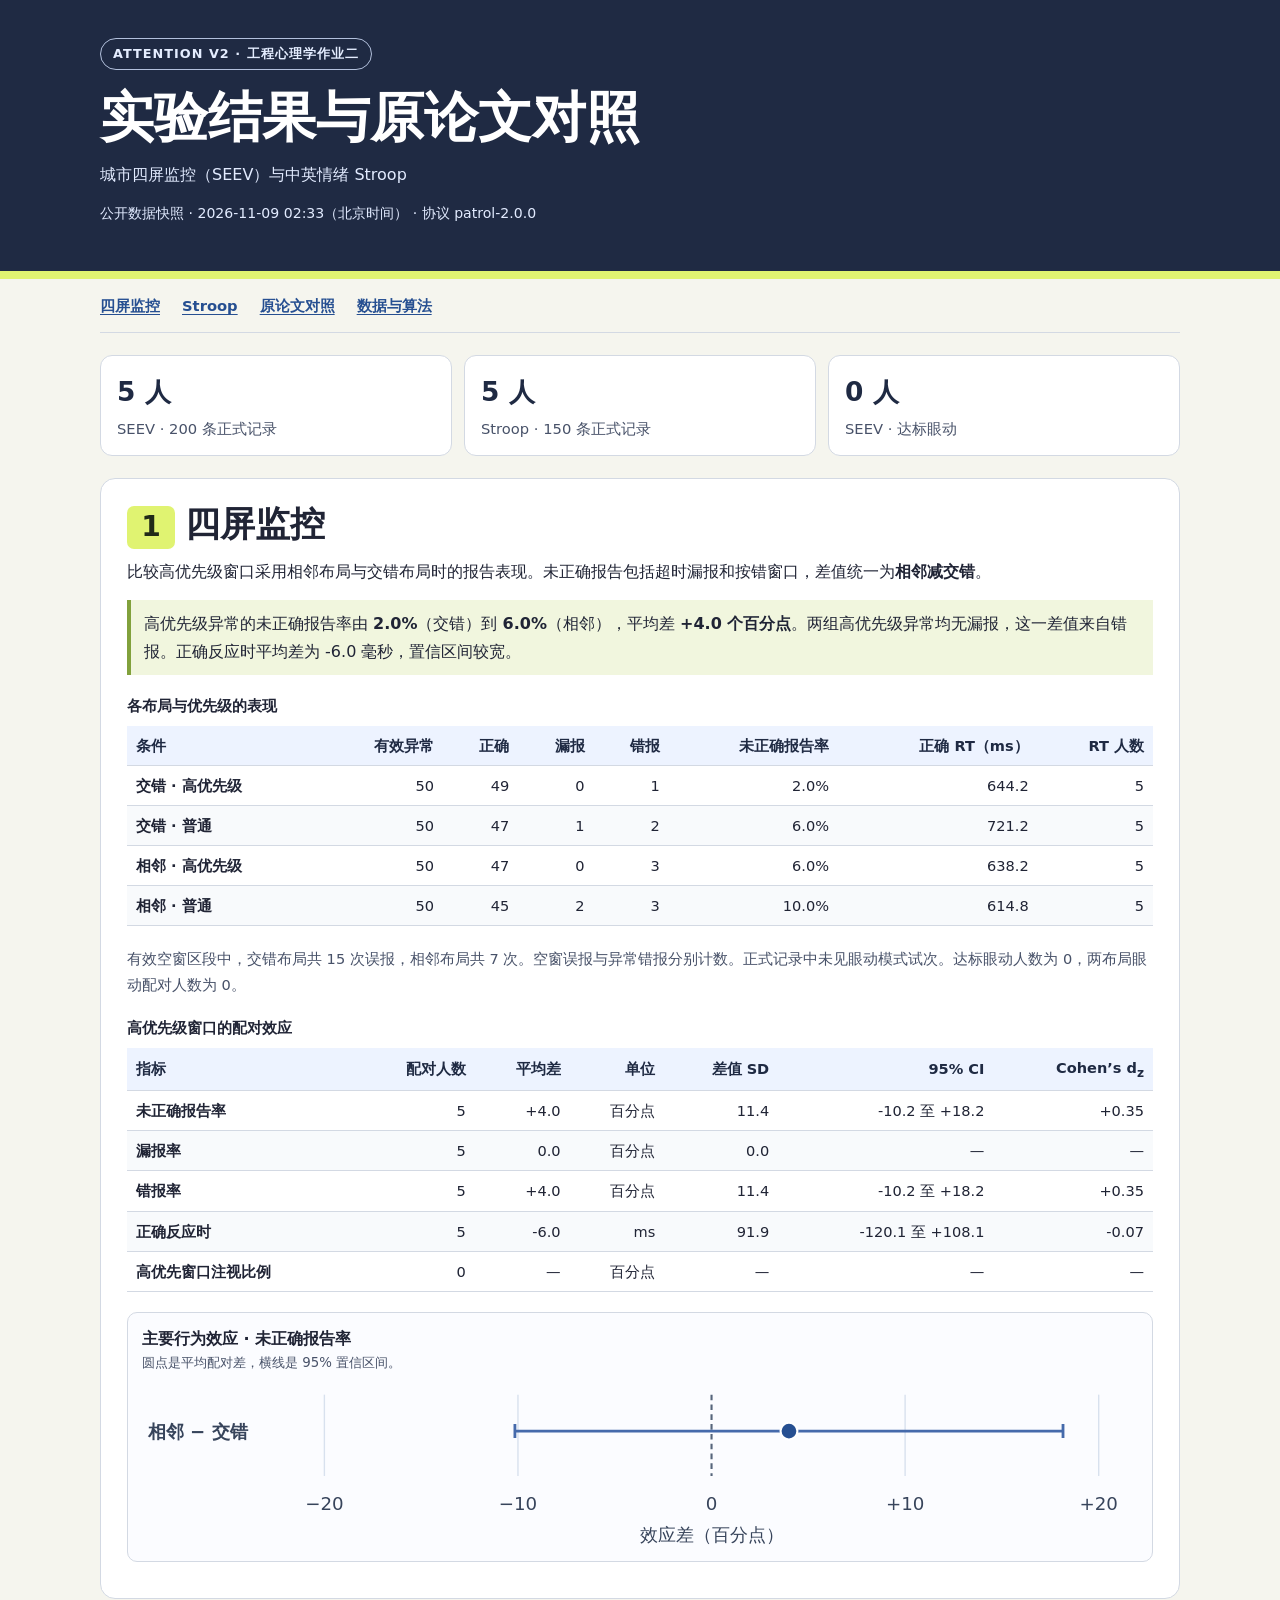
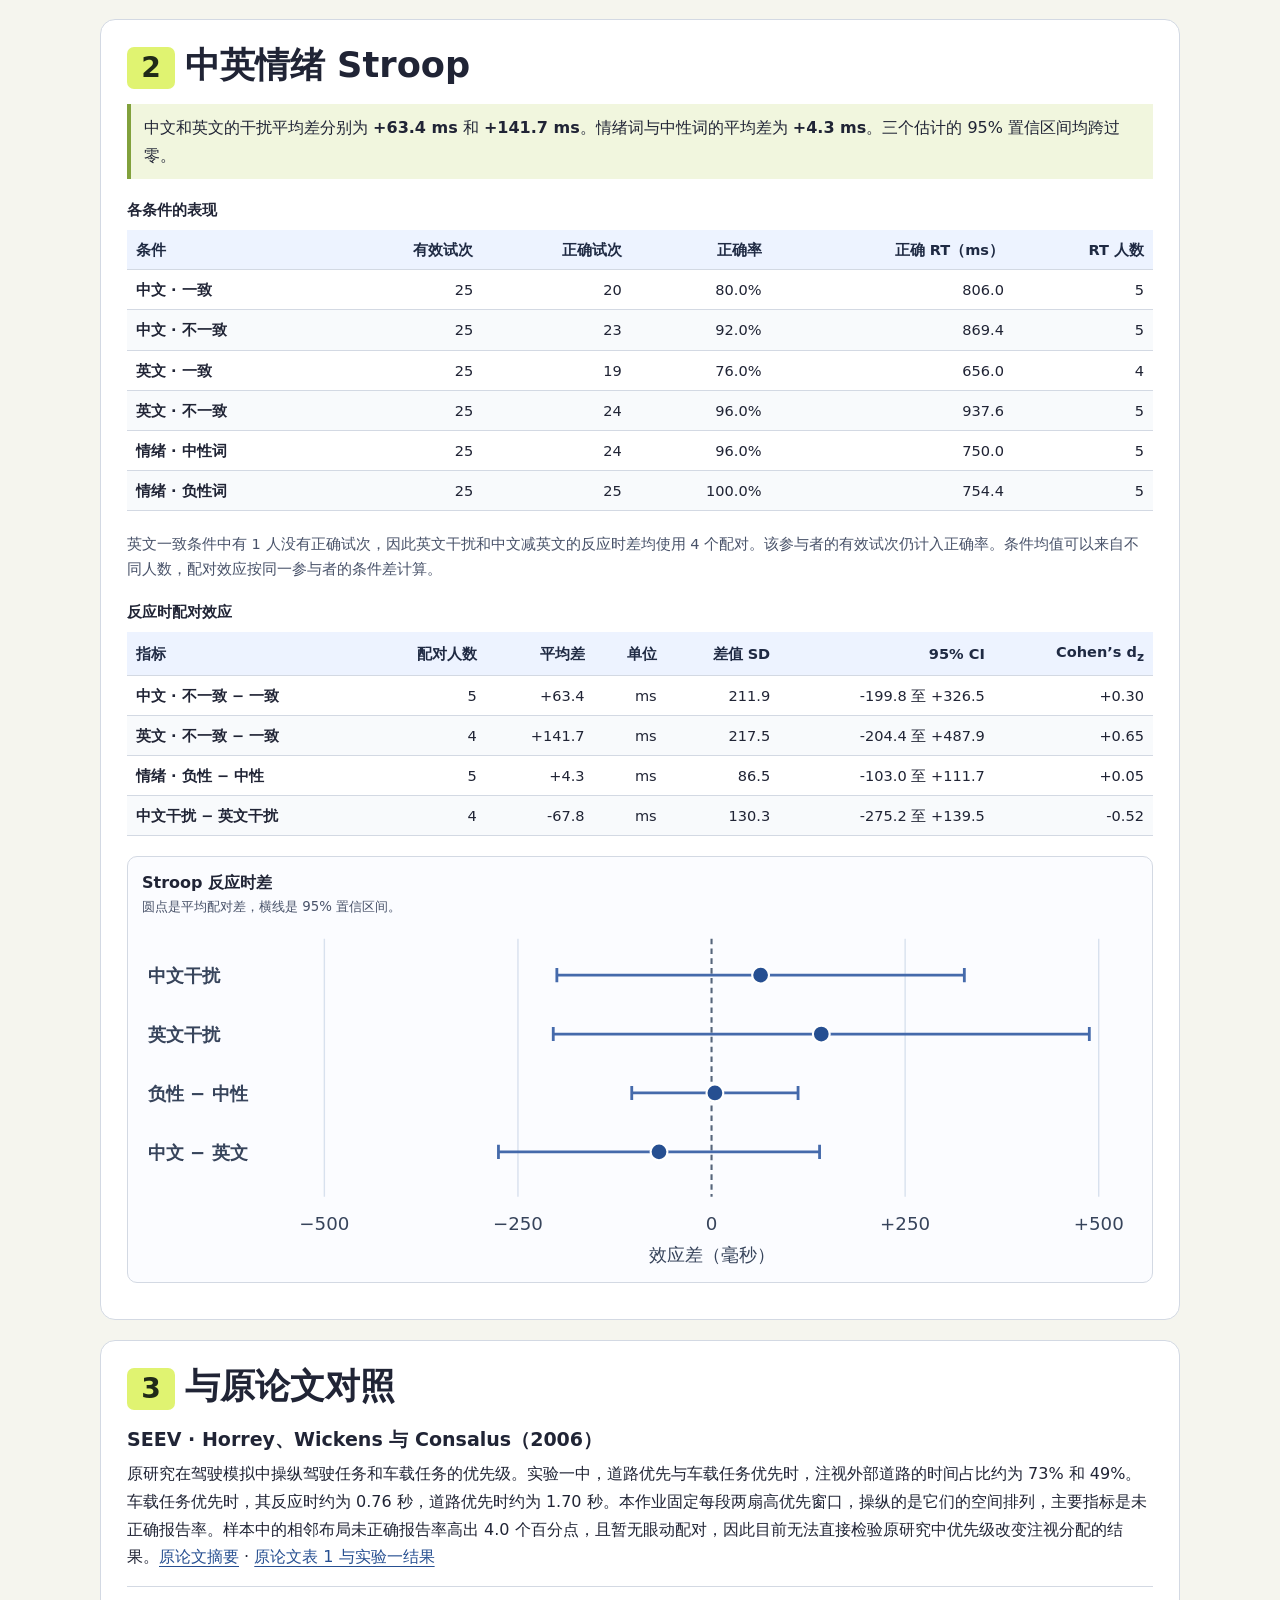
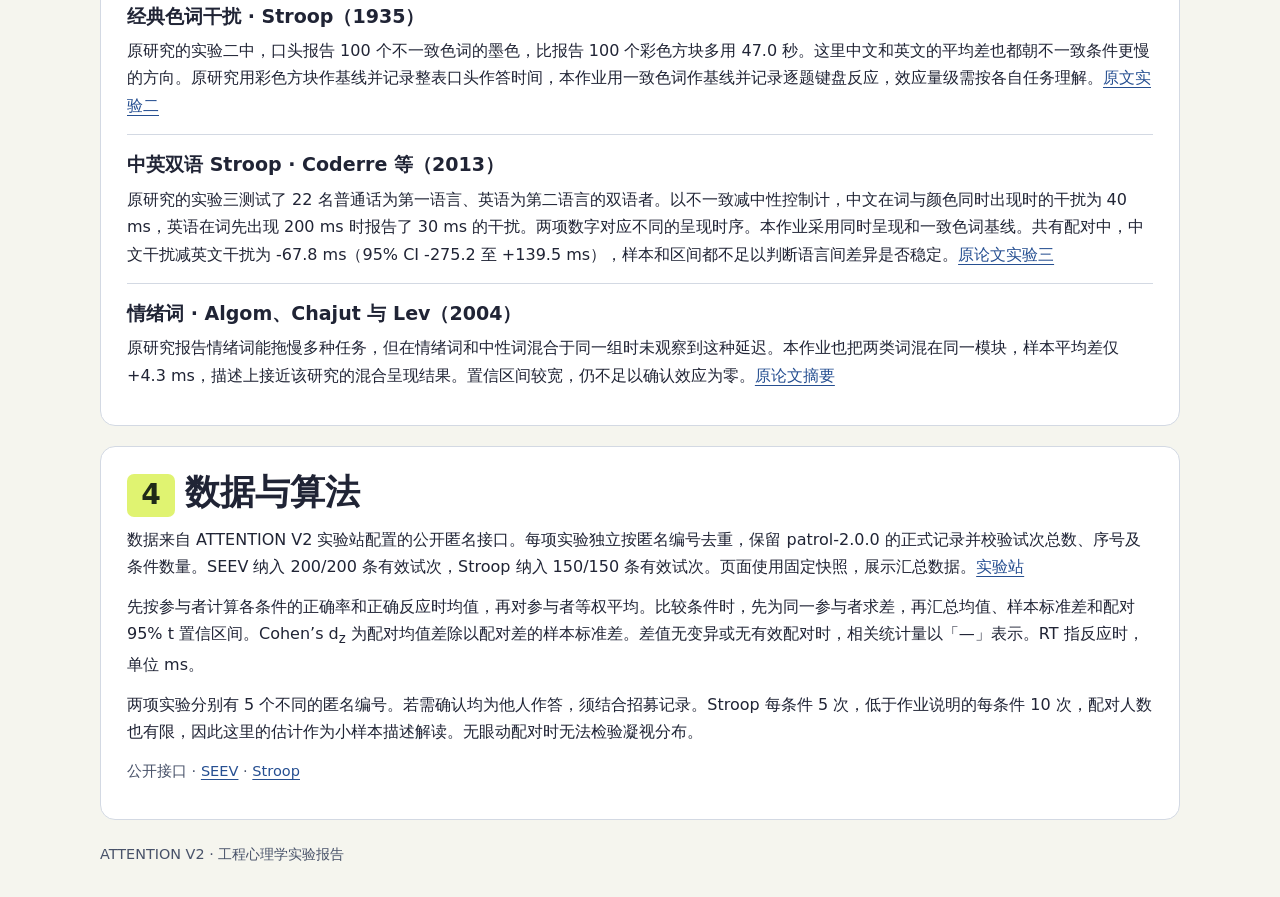
<file: analysis.html>
<!doctype html>
<html lang="zh-CN">
<head>
<meta charset="utf-8">
<meta name="viewport" content="width=device-width, initial-scale=1">
<title>ATTENTION V2 · 实验结果与原论文对照</title>
<style>
  :root{--ink:#202435;--muted:#485269;--paper:#f5f5ee;--line:#d3d9e3;--lime:#e0f371;--navy:#1f2a43;--blue:#264f91;--panel:#fff;--tint:#edf3ff}
  *{box-sizing:border-box}html{scroll-behavior:smooth}body{margin:0;background:var(--paper);color:var(--ink);font:16px/1.72 system-ui,"Microsoft YaHei",sans-serif}
  a{color:var(--blue);text-underline-offset:.22em}a:focus-visible,[tabindex]:focus-visible{outline:3px solid #557b18;outline-offset:4px}
  header{background:var(--navy);color:white;border-bottom:8px solid var(--lime)}
  .wrap{width:min(1080px,calc(100% - 36px));margin-inline:auto}
  .hero{padding:38px 0 34px}.tag{display:inline-block;border:1px solid #b2c0dc;padding:4px 12px;border-radius:99px;color:#e4edff;font-size:.8rem;font-weight:700;letter-spacing:.08em}
  h1,h2,h3{line-height:1.22;margin:0;font-weight:780}h1{font-size:clamp(2rem,5vw,3.4rem);margin:15px 0 10px}
  h2{font-size:clamp(1.55rem,3.5vw,2.2rem)}h3{font-size:1.19rem;margin:24px 0 8px}
  p{margin:9px 0 12px}.hero p{color:#e2ebff;max-width:54rem}.meta{font-size:.88rem}
  nav{display:flex;gap:10px 22px;flex-wrap:wrap;padding:14px 0;font-size:.92rem;font-weight:680;border-bottom:1px solid var(--line)}
  .summary{display:grid;grid-template-columns:repeat(3,1fr);gap:12px;margin:22px 0}
  .card{background:var(--panel);border:1px solid var(--line);border-radius:12px;padding:13px 16px}
  .card strong{display:block;font-size:1.65rem;color:var(--navy)}.card span{font-size:.92rem;color:var(--muted)}
  section{margin:20px 0;padding:24px 26px;background:var(--panel);border:1px solid var(--line);border-radius:15px;scroll-margin-top:12px}
  .number{display:inline-grid;place-items:center;background:var(--lime);color:#202a18;font-size:.8em;border-radius:7px;width:1.7em;height:1.5em;margin-right:10px}
  .callout{border-left:4px solid #81a13c;background:#f1f6de;padding:10px 13px;margin:15px 0}
  .details,.small{color:var(--muted);font-size:.91rem}
  .table-wrap{overflow-x:auto;margin:15px 0 20px}
  table{border-collapse:collapse;width:100%;font-variant-numeric:tabular-nums;font-size:.91rem}
  caption{text-align:left;color:var(--ink);font-weight:750;margin:3px 0 8px}
  td,th{text-align:right;padding:7px 9px;border-bottom:1px solid var(--line);white-space:nowrap}
  td:first-child,th:first-child{text-align:left}
  thead th{color:var(--navy);background:var(--tint)}
  tbody th{font-weight:650}tbody tr:nth-child(even){background:#f8fafc}
  .figure{margin:12px 0;border:1px solid var(--line);border-radius:10px;padding:12px 14px;background:#fbfcff}
  figcaption{font-weight:730}figcaption small{display:block;font-weight:500;color:var(--muted)}
  .chart-wrap{overflow-x:auto}.chart-wrap svg{display:block;width:100%;min-width:435px;height:auto}
  .svg-tick,.svg-label{fill:#37445b;font-size:13px}.svg-label{font-weight:650}.svg-grid{stroke:#d8e1ee}.svg-zero{stroke:#56657b;stroke-width:1.5;stroke-dasharray:4 3}.svg-ci{stroke:#456aab;stroke-width:2;fill:none}.svg-point{fill:#264f91;stroke:white;stroke-width:1.5}
  .compare article+article{border-top:1px solid var(--line);margin-top:15px}.compare article h3{margin-top:18px}
  footer{margin:22px 0 30px;color:var(--muted);font-size:.9rem}
  @media(max-width:610px){.wrap{width:calc(100% - 22px)}.hero{padding:24px 0}.summary{gap:6px}.card{padding:8px}.card strong{font-size:1.25rem}.card span{font-size:.77rem}section{padding:17px 13px}td,th{padding:6px}.figure{padding:8px}}
  @media(prefers-reduced-motion:reduce){html{scroll-behavior:auto}}
  @media print{body{background:#fff}header{background:white;color:black;border-bottom:3px solid #536c30}.hero p,.tag{color:#222}nav{display:none}section,.figure{break-inside:avoid}}
</style>
</head>
<body>
<header><div class="wrap hero">
  <span class="tag">ATTENTION V2 · 工程心理学作业二</span>
  <h1>实验结果与原论文对照</h1>
  <p>城市四屏监控（SEEV）与中英情绪 Stroop</p>
  <p class="meta">公开数据快照 · 2026-11-09 02:33（北京时间） · 协议 patrol-2.0.0</p>
</div></header>
<main class="wrap">
<nav aria-label="结果目录"><a href="#seev">四屏监控</a><a href="#stroop">Stroop</a><a href="#papers">原论文对照</a><a href="#method">数据与算法</a></nav>
<div class="summary" aria-label="样本概览">
  <div class="card"><strong>5 人</strong><span>SEEV · 200 条正式记录</span></div>
  <div class="card"><strong>5 人</strong><span>Stroop · 150 条正式记录</span></div>
  <div class="card"><strong>0 人</strong><span>SEEV · 达标眼动</span></div>
</div>

<section id="seev" aria-labelledby="seev-title">
  <h2 id="seev-title"><span class="number">1</span>四屏监控</h2>
  <p>比较高优先级窗口采用相邻布局与交错布局时的报告表现。未正确报告包括超时漏报和按错窗口，差值统一为<strong>相邻减交错</strong>。</p>
  <p class="callout">高优先级异常的未正确报告率由 <strong>2.0%</strong>（交错）到 <strong>6.0%</strong>（相邻），平均差 <strong>+4.0 个百分点</strong>。两组高优先级异常均无漏报，这一差值来自错报。正确反应时平均差为 -6.0 毫秒，置信区间较宽。</p>
  <div class="table-wrap" tabindex="0" role="region" aria-label="各布局与优先级的表现"><table><caption>各布局与优先级的表现</caption><thead><tr><th scope="col">条件</th><th scope="col">有效异常</th><th scope="col">正确</th><th scope="col">漏报</th><th scope="col">错报</th><th scope="col">未正确报告率</th><th scope="col">正确 RT（ms）</th><th scope="col">RT 人数</th></tr></thead><tbody><tr><th scope="row">交错 · 高优先级</th><td>50</td><td>49</td><td>0</td><td>1</td><td>2.0%</td><td>644.2</td><td>5</td></tr><tr><th scope="row">交错 · 普通</th><td>50</td><td>47</td><td>1</td><td>2</td><td>6.0%</td><td>721.2</td><td>5</td></tr><tr><th scope="row">相邻 · 高优先级</th><td>50</td><td>47</td><td>0</td><td>3</td><td>6.0%</td><td>638.2</td><td>5</td></tr><tr><th scope="row">相邻 · 普通</th><td>50</td><td>45</td><td>2</td><td>3</td><td>10.0%</td><td>614.8</td><td>5</td></tr></tbody></table></div>
  <p class="small">有效空窗区段中，交错布局共 15 次误报，相邻布局共 7 次。空窗误报与异常错报分别计数。正式记录中未见眼动模式试次。达标眼动人数为 0，两布局眼动配对人数为 0。</p>
  <div class="table-wrap" tabindex="0" role="region" aria-label="高优先级窗口的配对效应"><table><caption>高优先级窗口的配对效应</caption><thead><tr><th scope="col">指标</th><th scope="col">配对人数</th><th scope="col">平均差</th><th scope="col">单位</th><th scope="col">差值 SD</th><th scope="col">95% CI</th><th scope="col">Cohen’s d<sub>z</sub></th></tr></thead><tbody><tr><th scope="row">未正确报告率</th><td>5</td><td>+4.0</td><td>百分点</td><td>11.4</td><td>-10.2 至 +18.2</td><td>+0.35</td></tr><tr><th scope="row">漏报率</th><td>5</td><td>0.0</td><td>百分点</td><td>0.0</td><td>—</td><td>—</td></tr><tr><th scope="row">错报率</th><td>5</td><td>+4.0</td><td>百分点</td><td>11.4</td><td>-10.2 至 +18.2</td><td>+0.35</td></tr><tr><th scope="row">正确反应时</th><td>5</td><td>-6.0</td><td>ms</td><td>91.9</td><td>-120.1 至 +108.1</td><td>-0.07</td></tr><tr><th scope="row">高优先窗口注视比例</th><td>0</td><td>—</td><td>百分点</td><td>—</td><td>—</td><td>—</td></tr></tbody></table></div>
  <figure class="figure"><figcaption>主要行为效应 · 未正确报告率<small>圆点是平均配对差，横线是 95% 置信区间。</small></figcaption>
  <div class="chart-wrap"><svg viewBox="0 0 710 124" role="img" aria-labelledby="seev-forest-title">
  <title id="seev-forest-title">主要行为效应 · 未正确报告率（百分点）</title><line class="svg-grid" x1="130" x2="130" y1="14" y2="72"/><line class="svg-grid" x1="268" x2="268" y1="14" y2="72"/><line class="svg-zero" x1="406" x2="406" y1="14" y2="72"/><line class="svg-grid" x1="544" x2="544" y1="14" y2="72"/><line class="svg-grid" x1="682" x2="682" y1="14" y2="72"/><text class="svg-label" x="4" y="45">相邻 − 交错</text><line class="svg-ci" x1="265.8313681788438" x2="656.5686318211563" y1="40" y2="40"/>
    <path class="svg-ci" d="M265.8313681788438 35v10 M656.5686318211563 35v10"/><circle class="svg-point" cx="461.2" cy="40" r="6"/><text class="svg-tick" x="130" y="96" text-anchor="middle">−20</text><text class="svg-tick" x="268" y="96" text-anchor="middle">−10</text><text class="svg-tick" x="406" y="96" text-anchor="middle">0</text><text class="svg-tick" x="544" y="96" text-anchor="middle">+10</text><text class="svg-tick" x="682" y="96" text-anchor="middle">+20</text>
  <text class="svg-tick" x="406" y="118" text-anchor="middle">效应差（百分点）</text>
  </svg></div></figure>
</section>

<section id="stroop" aria-labelledby="stroop-title">
  <h2 id="stroop-title"><span class="number">2</span>中英情绪 Stroop</h2>
  <p class="callout">中文和英文的干扰平均差分别为 <strong>+63.4 ms</strong> 和 <strong>+141.7 ms</strong>。情绪词与中性词的平均差为 <strong>+4.3 ms</strong>。三个估计的 95% 置信区间均跨过零。</p>
  <div class="table-wrap" tabindex="0" role="region" aria-label="各条件的表现"><table><caption>各条件的表现</caption><thead><tr><th scope="col">条件</th><th scope="col">有效试次</th><th scope="col">正确试次</th><th scope="col">正确率</th><th scope="col">正确 RT（ms）</th><th scope="col">RT 人数</th></tr></thead><tbody><tr><th scope="row">中文 · 一致</th><td>25</td><td>20</td><td>80.0%</td><td>806.0</td><td>5</td></tr><tr><th scope="row">中文 · 不一致</th><td>25</td><td>23</td><td>92.0%</td><td>869.4</td><td>5</td></tr><tr><th scope="row">英文 · 一致</th><td>25</td><td>19</td><td>76.0%</td><td>656.0</td><td>4</td></tr><tr><th scope="row">英文 · 不一致</th><td>25</td><td>24</td><td>96.0%</td><td>937.6</td><td>5</td></tr><tr><th scope="row">情绪 · 中性词</th><td>25</td><td>24</td><td>96.0%</td><td>750.0</td><td>5</td></tr><tr><th scope="row">情绪 · 负性词</th><td>25</td><td>25</td><td>100.0%</td><td>754.4</td><td>5</td></tr></tbody></table></div>
  <p class="small">英文一致条件中有 1 人没有正确试次，因此英文干扰和中文减英文的反应时差均使用 4 个配对。该参与者的有效试次仍计入正确率。条件均值可以来自不同人数，配对效应按同一参与者的条件差计算。</p>
  <div class="table-wrap" tabindex="0" role="region" aria-label="反应时配对效应"><table><caption>反应时配对效应</caption><thead><tr><th scope="col">指标</th><th scope="col">配对人数</th><th scope="col">平均差</th><th scope="col">单位</th><th scope="col">差值 SD</th><th scope="col">95% CI</th><th scope="col">Cohen’s d<sub>z</sub></th></tr></thead><tbody><tr><th scope="row">中文 · 不一致 − 一致</th><td>5</td><td>+63.4</td><td>ms</td><td>211.9</td><td>-199.8 至 +326.5</td><td>+0.30</td></tr><tr><th scope="row">英文 · 不一致 − 一致</th><td>4</td><td>+141.7</td><td>ms</td><td>217.5</td><td>-204.4 至 +487.9</td><td>+0.65</td></tr><tr><th scope="row">情绪 · 负性 − 中性</th><td>5</td><td>+4.3</td><td>ms</td><td>86.5</td><td>-103.0 至 +111.7</td><td>+0.05</td></tr><tr><th scope="row">中文干扰 − 英文干扰</th><td>4</td><td>-67.8</td><td>ms</td><td>130.3</td><td>-275.2 至 +139.5</td><td>-0.52</td></tr></tbody></table></div>
  <figure class="figure"><figcaption>Stroop 反应时差<small>圆点是平均配对差，横线是 95% 置信区间。</small></figcaption>
  <div class="chart-wrap"><svg viewBox="0 0 710 250" role="img" aria-labelledby="stroop-forest-title">
  <title id="stroop-forest-title">Stroop 反应时差（毫秒）</title><line class="svg-grid" x1="130" x2="130" y1="14" y2="198"/><line class="svg-grid" x1="268" x2="268" y1="14" y2="198"/><line class="svg-zero" x1="406" x2="406" y1="14" y2="198"/><line class="svg-grid" x1="544" x2="544" y1="14" y2="198"/><line class="svg-grid" x1="682" x2="682" y1="14" y2="198"/><text class="svg-label" x="4" y="45">中文干扰</text><line class="svg-ci" x1="295.73421990790496" x2="586.2041800920952" y1="40" y2="40"/>
    <path class="svg-ci" d="M295.73421990790496 35v10 M586.2041800920952 35v10"/><circle class="svg-point" cx="440.9692" cy="40" r="6"/><text class="svg-label" x="4" y="87">英文干扰</text><line class="svg-ci" x1="293.1634781416409" x2="675.3009218583592" y1="82" y2="82"/>
    <path class="svg-ci" d="M293.1634781416409 77v10 M675.3009218583592 77v10"/><circle class="svg-point" cx="484.2322" cy="82" r="6"/><text class="svg-label" x="4" y="129">负性 − 中性</text><line class="svg-ci" x1="349.1208420587759" x2="467.67051794122403" y1="124" y2="124"/>
    <path class="svg-ci" d="M349.1208420587759 119v10 M467.67051794122403 119v10"/><circle class="svg-point" cx="408.39567999999997" cy="124" r="6"/><text class="svg-label" x="4" y="171">中文 − 英文</text><line class="svg-ci" x1="254.0998439103999" x2="483.00755608960014" y1="166" y2="166"/>
    <path class="svg-ci" d="M254.0998439103999 161v10 M483.00755608960014 161v10"/><circle class="svg-point" cx="368.55370000000005" cy="166" r="6"/><text class="svg-tick" x="130" y="222" text-anchor="middle">−500</text><text class="svg-tick" x="268" y="222" text-anchor="middle">−250</text><text class="svg-tick" x="406" y="222" text-anchor="middle">0</text><text class="svg-tick" x="544" y="222" text-anchor="middle">+250</text><text class="svg-tick" x="682" y="222" text-anchor="middle">+500</text>
  <text class="svg-tick" x="406" y="244" text-anchor="middle">效应差（毫秒）</text>
  </svg></div></figure>
</section>

<section id="papers" class="compare" aria-labelledby="papers-title">
  <h2 id="papers-title"><span class="number">3</span>与原论文对照</h2>
  <article><h3>SEEV · Horrey、Wickens 与 Consalus（2006）</h3>
  <p>原研究在驾驶模拟中操纵驾驶任务和车载任务的优先级。实验一中，道路优先与车载任务优先时，注视外部道路的时间占比约为 73% 和 49%。车载任务优先时，其反应时约为 0.76 秒，道路优先时约为 1.70 秒。本作业固定每段两扇高优先窗口，操纵的是它们的空间排列，主要指标是未正确报告率。样本中的相邻布局未正确报告率高出 4.0 个百分点，且暂无眼动配对，因此目前无法直接检验原研究中优先级改变注视分配的结果。<a href="https://pubmed.ncbi.nlm.nih.gov/16802889/">原论文摘要</a> · <a href="https://citeseerx.ist.psu.edu/document?doi=5656c59050de9d92ea12f8fd558423a1dbd59df6&amp;repid=rep1&amp;type=pdf">原论文表 1 与实验一结果</a></p></article>
  <article><h3>经典色词干扰 · Stroop（1935）</h3>
  <p>原研究的实验二中，口头报告 100 个不一致色词的墨色，比报告 100 个彩色方块多用 47.0 秒。这里中文和英文的平均差也都朝不一致条件更慢的方向。原研究用彩色方块作基线并记录整表口头作答时间，本作业用一致色词作基线并记录逐题键盘反应，效应量级需按各自任务理解。<a href="https://psychclassics.yorku.ca/Stroop/">原文实验二</a></p></article>
  <article><h3>中英双语 Stroop · Coderre 等（2013）</h3>
  <p>原研究的实验三测试了 22 名普通话为第一语言、英语为第二语言的双语者。以不一致减中性控制计，中文在词与颜色同时出现时的干扰为 40 ms，英语在词先出现 200 ms 时报告了 30 ms 的干扰。两项数字对应不同的呈现时序。本作业采用同时呈现和一致色词基线。共有配对中，中文干扰减英文干扰为 -67.8 ms（95% CI -275.2 至 +139.5 ms），样本和区间都不足以判断语言间差异是否稳定。<a href="https://doi.org/10.1017/S1366728912000405">原论文实验三</a></p></article>
  <article><h3>情绪词 · Algom、Chajut 与 Lev（2004）</h3>
  <p>原研究报告情绪词能拖慢多种任务，但在情绪词和中性词混合于同一组时未观察到这种延迟。本作业也把两类词混在同一模块，样本平均差仅 +4.3 ms，描述上接近该研究的混合呈现结果。置信区间较宽，仍不足以确认效应为零。<a href="https://pubmed.ncbi.nlm.nih.gov/15355142/">原论文摘要</a></p></article>
</section>

<section id="method" aria-labelledby="method-title">
  <h2 id="method-title"><span class="number">4</span>数据与算法</h2>
  <p>数据来自 ATTENTION V2 实验站配置的公开匿名接口。每项实验独立按匿名编号去重，保留 patrol-2.0.0 的正式记录并校验试次总数、序号及条件数量。SEEV 纳入 200/200 条有效试次，Stroop 纳入 150/150 条有效试次。页面使用固定快照，展示汇总数据。<a href="https://qiu-zf.github.io/qiuzhaofeng_attention/">实验站</a></p>
  <p>先按参与者计算各条件的正确率和正确反应时均值，再对参与者等权平均。比较条件时，先为同一参与者求差，再汇总均值、样本标准差和配对 95% t 置信区间。Cohen’s d<sub>z</sub> 为配对均值差除以配对差的样本标准差。差值无变异或无有效配对时，相关统计量以「—」表示。RT 指反应时，单位 ms。</p>
  <p>两项实验分别有 5 个不同的匿名编号。若需确认均为他人作答，须结合招募记录。Stroop 每条件 5 次，低于作业说明的每条件 10 次，配对人数也有限，因此这里的估计作为小样本描述解读。无眼动配对时无法检验凝视分布。</p>
  <p class="small">公开接口 · <a href="https://attention-lab-production.up.railway.app/api/hw2/data?project=ELX893&amp;experiment=seev_city_monitor">SEEV</a> · <a href="https://attention-lab-production.up.railway.app/api/hw2/data?project=EVE2EL&amp;experiment=stroop_v2">Stroop</a></p>
</section>
<footer>ATTENTION V2 · 工程心理学实验报告</footer>
</main>
</body>
</html>
</file>
<file: style.css>
@charset "UTF-8";
:root {
  color-scheme: light;
  --paper: #f8f5ed;
  --card: #fffdf7;
  --ink: #24212a;
  --muted: #605767;
  --lime: #ddfb52;
  --ice: #a7ecff;
  --pink: #ffacd5;
  --lilac: #d6c6ff;
  --yellow: #fff0ac;
  --line: #25212a;
  --mono: "Consolas", "Courier New", monospace;
  --sans: "Microsoft YaHei", "PingFang SC", "Noto Sans SC", system-ui, sans-serif;
}
* { box-sizing: border-box; }
body { margin: 0; background: var(--paper); color: var(--ink); font: 16px/1.65 var(--sans); }
body:not(.quiet) { background: linear-gradient(#f9f6ed56,#f9f6ed56), url("./assets/pattern-v2.webp") repeat; background-size: auto, 440px; }
.hero-copy { background: linear-gradient(#fffdf4d6,#fffdf4d6), url("./assets/pattern-v2.webp") center/420px; }
body[data-page="lobby"] .section-head { background: var(--card); border: 1px solid var(--line); border-radius: 12px; padding: 15px 18px; }
img { display: block; max-width: 100%; }
button, input, select { font: inherit; }
button { cursor: pointer; }
button:disabled { opacity: .52; cursor: not-allowed; }
a { color: #4f348a; }
:focus-visible { outline: 3px solid #7252c9; outline-offset: 4px; }
main:focus { outline: none; }
h1, h2, h3 { margin: 0; line-height: 1.19; }
h1 { font-size: clamp(2rem, 4.1vw, 3.4rem); }
h2 { font-size: clamp(1.45rem, 3vw, 2.15rem); }
h3 { font-size: 1.28rem; }
p { margin: .65em 0; }
figure { margin: 0; }
.skip { position: fixed; left: 12px; top: -120px; z-index: 5; padding: 10px; background: white; }
.skip:focus { top: 12px; }
.site-head { border-bottom: 1px solid var(--line); background: #fffcf5; }
.head-inner, .site-footer > div { width: min(1200px, 92vw); margin: auto; display: flex; align-items: center; justify-content: space-between; gap: 18px; min-height: 67px; }
.brand { display: flex; align-items: center; gap: 10px; border: 0; background: none; color: var(--ink); padding: 0; text-align: left; font-weight: 900; white-space: nowrap; line-height: 1.18; }
.brand small { display: block; margin-top: 3px; font: 700 .65rem var(--mono); letter-spacing: .09em; }
nav { display: flex; align-items: center; gap: clamp(8px,3vw,34px); }
.nav-link, .plain { border: 0; background: transparent; color: var(--ink); font-weight: 700; }
.nav-link:hover, .plain:hover { text-decoration: underline; }
.nav-link { padding: 9px 0; font-size: .88rem; }
.head-tag, .chip { display: inline-flex; align-items: center; gap: 7px; border: 1px solid var(--line); border-radius: 99px; padding: 3px 10px; font-size: .75rem; font-weight: 800; white-space: nowrap; }
.head-tag i { width: 8px; height: 8px; border-radius: 50%; background: #637a13; }
.site-main { width: min(1200px, 92vw); margin: 25px auto 55px; min-height: calc(100vh - 215px); }
.site-footer { border-top: 1px solid var(--line); }
.site-footer > div { font-size: .75rem; }
.site-footer strong, .site-footer span:last-child { font-family: var(--mono); letter-spacing: .07em; }
.hero { border: 2px solid var(--line); border-radius: 19px 19px 0 0; overflow: hidden; display: grid; grid-template-columns: .9fr 1.1fr; background: #fffdf4; }
.hero-copy { position: relative; padding: clamp(25px,2.45vw,35px) clamp(25px,3.35vw,47px); isolation: isolate; }
.hero-copy::after { content: ""; position: absolute; inset: 0; z-index: -1; background: radial-gradient(#baba8a40 1px, transparent 1px) 0 0/8px 8px; mask-image: linear-gradient(160deg, transparent 52%, #000 100%); }
.eyebrow { display: inline-flex; align-items: center; gap: 8px; font: 800 .76rem/1.35 var(--mono); letter-spacing: .095em; text-transform: uppercase; }
.eyebrow span { color: #655187; font-size: 1.04rem; }
.wordmark { margin: 14px 0 12px; min-height: 70px; }
.wordmark img { width: 100%; max-height: 136px; object-fit: contain; object-position: left center; }
.hero-kicker { display: flex; align-items: center; gap: 9px; font-size: .9rem; font-weight: 800; margin: 0 0 5px; }
.hero-kicker span { width: 22px; height: 4px; background: #6a5088; }
.hero h2 { font-size: clamp(2.35rem,5vw,4.1rem); font-weight: 950; letter-spacing: -.055em; }
.hero h2 span { font-size: .46em; vertical-align: top; color: #9b2672; margin-left: .35em; }
.hero-text { margin: 14px 0 22px; color: #493d4d; font-weight: 600; }
.hero-meta { margin: 16px 0 0; font-size: .78rem; color: var(--muted); }
.hero-meta span { margin: 0 4px; }
.hero-art { min-width: 0; position: relative; border-left: 2px solid var(--line); background: var(--lilac); }
.hero-art img { width: 100%; height: 100%; position: absolute; object-fit: cover; object-position: 52% 50%; }
.art-label { position: absolute; bottom: 13px; right: 13px; padding: 4px 9px; background: #fffce9; border: 1px solid var(--line); font: 800 .68rem var(--mono); }
.signal-strip { border: 2px solid var(--line); border-top: 0; border-radius: 0 0 15px 15px; background: var(--lime); display: flex; justify-content: space-between; align-items: center; gap: 8px; padding: 7px 18px; font: 800 .73rem/1.45 var(--mono); letter-spacing: .09em; }
.actions { display: flex; align-items: center; flex-wrap: wrap; gap: 11px; margin: 17px 0; }
.hero .actions { margin-bottom: 0; }
.primary, .secondary { display: inline-flex; align-items: center; justify-content: center; gap: 14px; color: var(--ink); min-height: 45px; border: 1.5px solid var(--line); border-radius: 8px; padding: 8px 16px; font-weight: 850; font-size: .93rem; text-decoration: none; }
.primary { background: var(--lime); box-shadow: 3px 3px 0 var(--line); }
.secondary { background: var(--card); }
.primary:hover:not(:disabled) { background: #e9ff8a; }
.secondary:hover:not(:disabled) { background: #f0e9ff; }
.small { font-size: .79rem; padding: 5px 11px; min-height: 34px; }
.plain { padding: 7px 8px; font-size: .88rem; }
.home-missions { margin: 32px 0; }
.section-head { display: flex; justify-content: space-between; align-items: end; gap: 14px; margin-bottom: 14px; }
.section-head h1, .section-head h2 { margin-top: 4px; }
.section-head p { margin-bottom: 0; }
.section-meta { font: 800 .69rem var(--mono); color: var(--muted); text-align: right; }
.mission-grid { display: grid; grid-template-columns: repeat(2,minmax(0,1fr)); gap: 18px; }
.mission { border: 1.5px solid var(--line); border-radius: 13px; overflow: hidden; display: grid; grid-template-columns: 39% minmax(0,1fr); background: var(--card); min-height: 169px; }
.mission-art { position: relative; border-right: 1.5px solid var(--line); background: var(--ice); overflow: hidden; }
.pink .mission-art { background: var(--pink); }
.mission-art img { position: absolute; width: 100%; height: 100%; object-fit: cover; object-position: 49% 49%; }
.mission-no { position: absolute; top: 8px; left: 8px; background: #fffcef; border: 1px solid var(--line); padding: 4px 5px; font: 800 .66rem var(--mono); }
.mission-content { padding: 13px 15px; display: flex; flex-direction: column; align-items: start; justify-content: space-between; position: relative; }
.mission-content .chip { background: #e1faff; }
.pink .mission-content .chip { background: #ffe6f4; }
.mission-content h3 { margin-top: 5px; }
.mission-content p { font-size: .83rem; color: #544956; margin: 5px 0 8px; }
.card-arrow { font-weight: 900; position: absolute; top: 10px; right: 13px; }
.lock { color: var(--muted); font-size: .77rem; font-weight: 800; }
.panel { border: 1.5px solid var(--line); border-radius: 16px; background: var(--card); padding: clamp(21px,4.2vw,49px); margin: 16px 0; overflow-wrap: anywhere; }
.panel h1 { margin: 7px 0 14px; }
.panel h2 { margin: 24px 0 12px; }
.panel h3 { margin: 18px 0 10px; }
.panel .lede { font-size: 1.04rem; color: #4e4356; max-width: 68ch; }
.team { display: grid; grid-template-columns: .9fr 2fr; align-items: center; gap: 20px; background: #ece4ff; }
.team h2 { margin: 6px 0; }
.team img { width: 100%; max-height: 290px; object-fit: contain; }
.steps { display: flex; gap: 6px; flex-wrap: wrap; }
.steps span { border: 1px solid #a39ba5; border-radius: 6px; padding: 5px 10px; font-size: .8rem; color: #52485b; }
.steps [aria-current] { border-color: var(--ink); color: var(--ink); background: var(--lime); }
.rules { padding-left: 1.25em; max-width: 75ch; }
.rules li { margin-bottom: .75em; }
.notice, .empty { border: 1px solid #afa39b; border-radius: 9px; background: #fff3d0; padding: 11px 14px; margin: 14px 0; }
.notice p { margin: 4px 0; }
.empty { background: #f2eff5; }
.check { display: flex; align-items: baseline; gap: 9px; font-weight: 700; margin: 18px 0 5px; }
.check input { accent-color: #536300; width: 17px; height: 17px; flex: none; }
.field { display: grid; gap: 6px; max-width: 25rem; margin: 16px 0 6px; font-weight: 800; }
.field input, .field select { color: var(--ink); border: 1.5px solid var(--line); background: white; padding: 10px 12px; border-radius: 7px; }
.muted { color: var(--muted); font-size: .89rem; }
.briefing { display: grid; grid-template-columns: 1.18fr 1fr; gap: clamp(16px,3vw,36px); align-items: start; }
.briefing figure { display: grid; align-content: start; gap: 16px; }
.briefing figure img:first-child { border: 1.5px solid var(--line); border-radius: 11px; }
.briefing figure img + img { width: 56%; justify-self: center; }
.keyline { display: flex; gap: 8px 15px; flex-wrap: wrap; margin: 14px 0; }
.keyline span { display: inline-flex; align-items: center; gap: 5px; font-size: .94rem; white-space: nowrap; }
kbd { font: 700 1em var(--mono); background: #f5f2eb; border: 1px solid #77717a; border-radius: 4px; padding: 3px 7px; color: #24212a; }
.ink-dot { width: 13px; height: 13px; border-radius: 100%; display: inline-block; }
.test-banner { background: var(--yellow); border: 1px dashed #6d5900; margin-bottom: 12px; padding: 6px 10px; font-size: .83rem; font-weight: 800; }
.quiet { background: #f0f0f0; }
.quiet .site-head, .quiet .site-footer, .quiet .skip { display: none; }
.quiet-main { width: min(850px, 95vw); margin: clamp(12px,5vh,54px) auto 0; color: #303030; }
.experiment-head, .experiment-foot { display: flex; align-items: center; justify-content: space-between; gap: 12px; padding: 4px 0; min-height: 36px; font-size: .84rem; color: #474747; }
.experiment-foot { flex-wrap: wrap; }
.experiment-foot #trial-hint > span { margin-right: 11px; }
.arena { width: 100%; height: clamp(230px,67vh,575px); position: relative; display: grid; place-items: center; background: #fafafa; border: 1px solid #b9b9b9; user-select: none; overflow: hidden; }
.stroop-arena { height: min(58vh,500px); }
.fixation { font: 400 33px/1 var(--mono); }
.ink { font-weight: 850; font-size: clamp(2.1rem,7vw,4rem); }
.cal-dot { position: absolute; transform: translate(-50%,-50%); border: 2px solid #343434; border-radius: 100%; width: 35px; height: 35px; background: #ededed; color: #222; text-align: center; font-weight: 800; }
.monitor { display: block; height: clamp(260px,66vh,550px); padding: clamp(8px,1.5vw,14px); background: #242e3c; border: 2px solid #748291; border-radius: 10px; }
.monitor-grid { height: 100%; display: grid; grid-template: repeat(2,minmax(0,1fr)) / repeat(2,minmax(0,1fr)); gap: clamp(8px,1.6vw,15px); }
.cam { min-width: 0; min-height: 0; display: grid; grid-template-rows: auto minmax(0,1fr); overflow: hidden; border: 2px solid #a3afbe; border-radius: 5px; background: #131c2b; }
.cam-top { display: flex; justify-content: space-between; align-items: center; gap: 5px; padding: 3px 7px; background: #364457; color: #f3f6fa; font: 700 .75rem/1.25 var(--mono); }
.priority { display: inline-grid; place-items: center; width: 5em; padding: 1px 4px; border-radius: 3px; border: 1px solid #9cabb9; color: #edf1f5; font: 600 .7rem/1.45 var(--sans); }
.cam-picture { position: relative; min-height: 0; }
.cam-city { width: 100%; height: 100%; object-fit: cover; }
.cam-ghost { position: absolute; width: clamp(30px,5.1vw,61px); height: auto; left: 50%; top: 50%; transform: translate(-50%,-50%); image-rendering: pixelated; }
.cam-ghost[hidden] { display: none; }
#cal-layer { position: absolute; inset: 0; pointer-events: none; }
#cal-layer button { pointer-events: auto; }
.task-keybar { display: grid; grid-template-columns: repeat(4,minmax(0,1fr)); border: 1px solid #b9b9b9; background: #fafafa; margin-top: 8px; }
.task-keybar span { display: flex; justify-content: center; align-items: center; gap: clamp(3px,1.5vw,10px); min-height: 42px; font-size: .84rem; white-space: nowrap; }
.task-keybar span + span { border-left: 1px solid #d2d2d2; }
.task-keybar .ink-dot { border-radius: 2px; width: 16px; height: 16px; }
.task-keybar kbd { padding: 2px 5px; background: #eee; }
.gaze-grid { display: grid; grid-template-columns: repeat(2,minmax(0,1fr)); gap: 5px; margin: 8px 0; }
.gaze-grid div { padding: 5px 8px; border: 1px solid #8071ad; border-radius: 4px; color: #21162f; background: color-mix(in srgb,#b3a0e7 calc(var(--level) * 100%),#f3ecff); }
.gaze-grid strong, .gaze-grid small { display: block; }
.receipt { display: flex; align-items: flex-start; justify-content: space-between; flex-wrap: wrap; gap: 10px; margin: 11px 0; border: 1px solid #ada3b2; border-radius: 9px; padding: 9px 12px; background: #f4effc; font-size: .9rem; }
.receipt pre { white-space: pre-wrap; max-height: 22rem; overflow: auto; }
.receipt p { margin: .2em 0 0; }
.receipt p:empty { display: none; }
.metrics { display: grid; grid-template-columns: repeat(3, 1fr); gap: 12px; margin: 18px 0; }
.metrics div { background: #eff6dc; padding: 10px; border: 1px solid #817e74; border-radius: 7px; }
.metrics small { display: block; font-weight: 700; color: #4e4356; }
.metrics strong { font-size: clamp(.9rem,2.6vw,1.62rem); }
.table-wrap { overflow: auto; margin-bottom: 14px; }
table { width: 100%; border-collapse: collapse; font-size: .89rem; font-variant-numeric: tabular-nums; }
th, td { text-align: left; padding: 8px 10px; border-bottom: 1px solid #ddd5dc; }
thead { background: #ebe4f7; }
tbody th { font-weight: 600; }
tbody tr:nth-child(even) { background: #f9f7f2; }
.chart-grid { display: grid; grid-template-columns: repeat(2,minmax(0,1fr)); gap: 10px; }
.chart { border: 1px solid #b8adbd; border-radius: 8px; padding: 9px; font-size: .85rem; }
.chart figcaption { font-weight: 800; }
.chart svg { width: 100%; display: block; }
.group-result { border-top: 1px solid #d3cbd6; margin-top: 22px; }
@media (max-width: 800px) {
  .head-tag { display: none; }
  .mission { grid-template-columns: 37% minmax(0,1fr); }
  .hero-copy { padding: 22px; }
  .hero-text br { display: none; }
}
@media (max-width: 620px) {
  .head-inner { min-height: 57px; gap: 8px; }
  .brand { gap: 5px; }
  .brand img { width: 28px; height: 28px; }
  .nav-link { font-size: .74rem; }
  nav { gap: 10px; }
  .site-main { margin-top: 15px; }
  .hero, .mission-grid, .briefing, .team, .chart-grid { grid-template-columns: 1fr; }
  .hero-art { min-height: 0; aspect-ratio: 1.49; border-left: 0; border-top: 2px solid var(--line); }
  .hero-art img { object-position: center; }
  .hero .wordmark { margin: 7px 0; min-height: 0; }
  .hero .hero-text { margin: 10px 0 13px; }
  .hero-meta { font-size: .7rem; }
  .signal-strip { font-size: .61rem; padding-inline: 8px; }
  .mission { min-height: 146px; }
  .metrics { gap: 5px; }
  .metrics div { padding: 6px; }
  .metrics small { font-size: .65rem; }
  .site-footer > div { font-size: .68rem; gap: 5px; }
  .site-footer span:last-child { display: none; }
}
@media (prefers-reduced-motion: reduce) {
  *, *::before, *::after { animation: none !important; transition: none !important; scroll-behavior: auto !important; }
}
</file>
